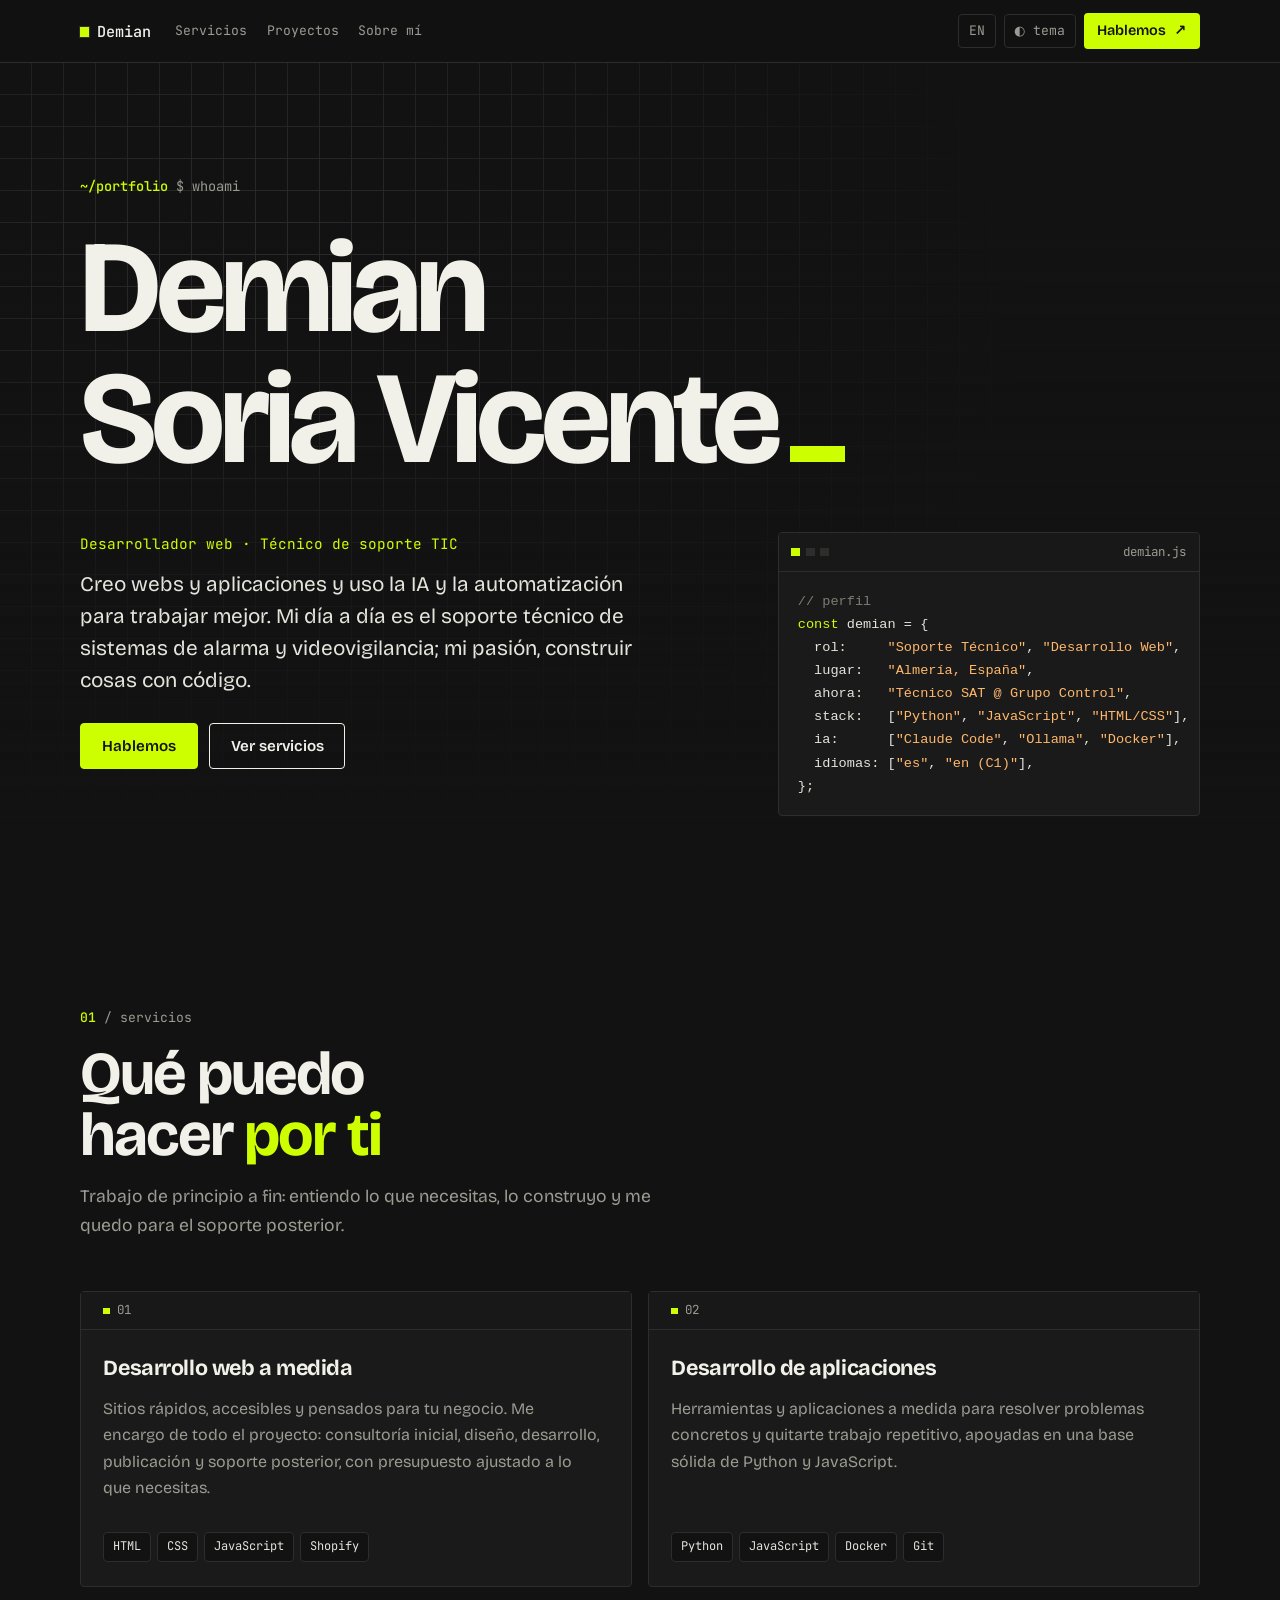
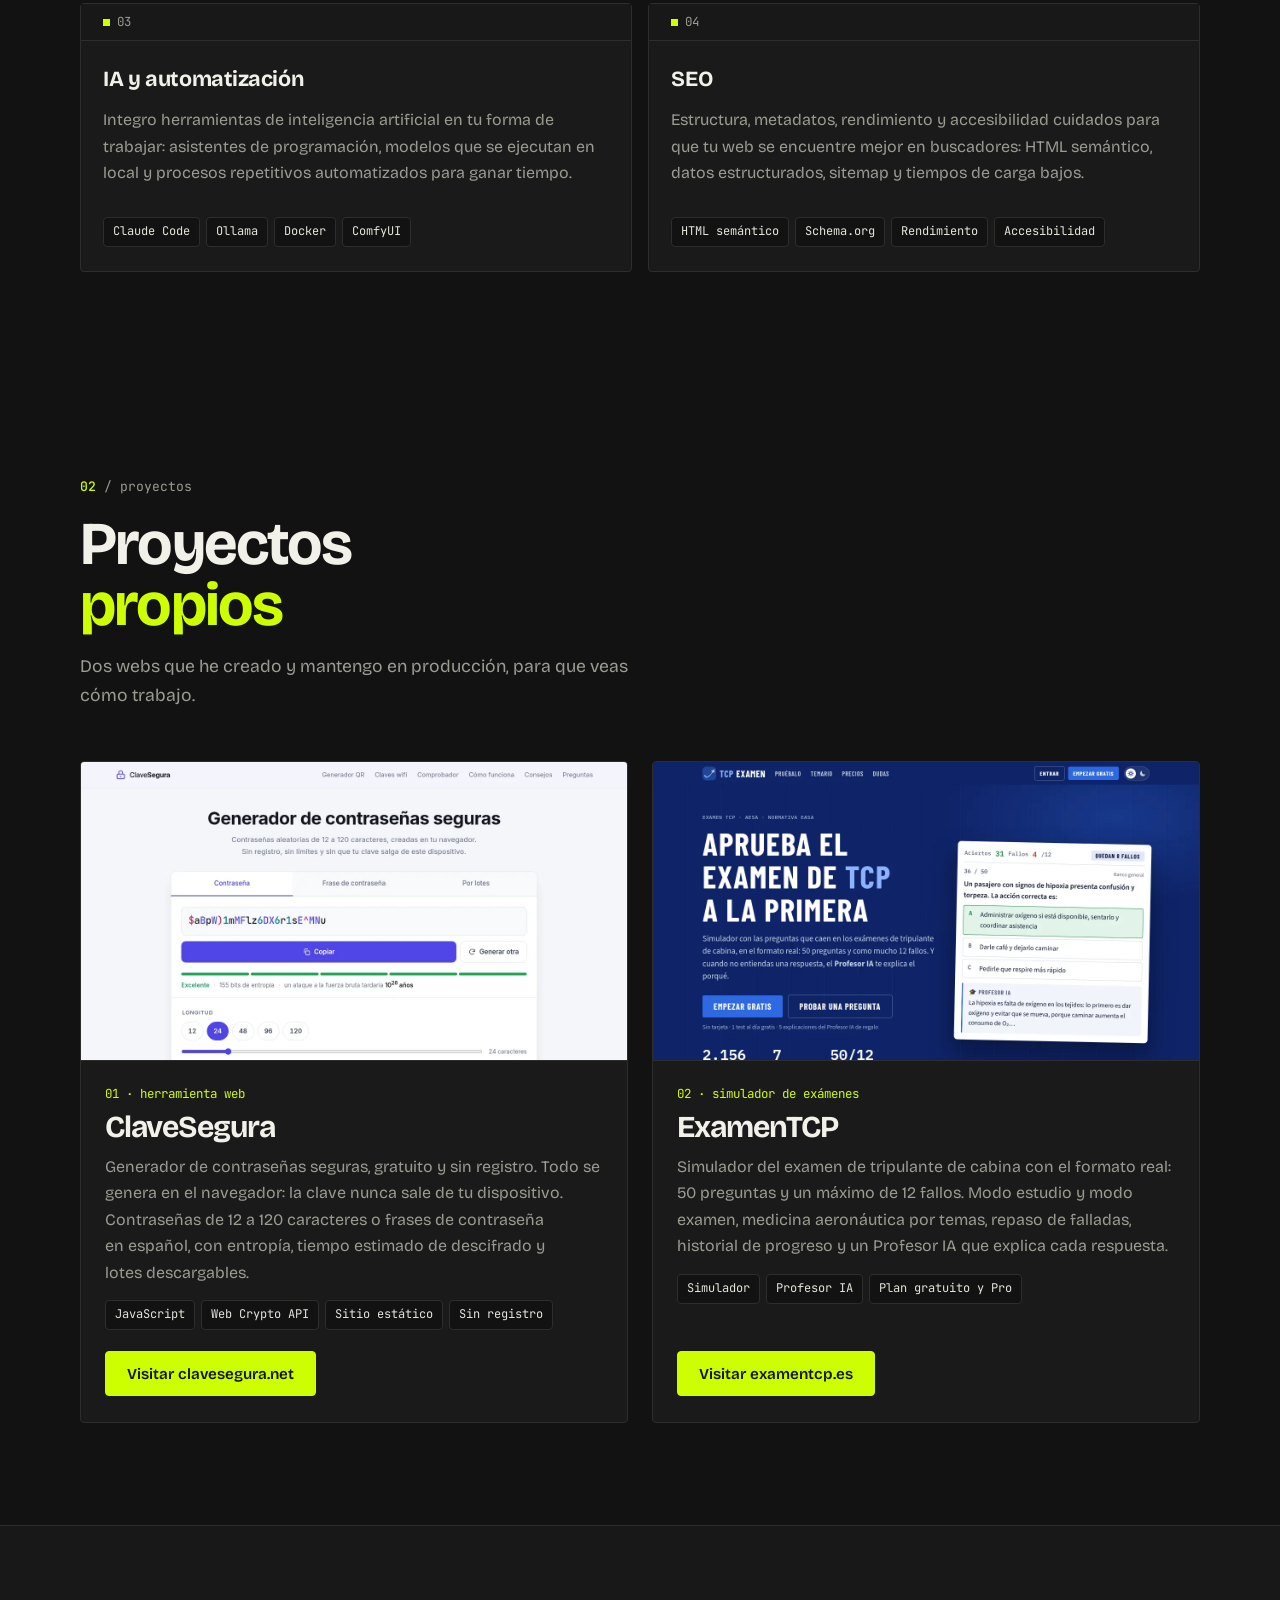
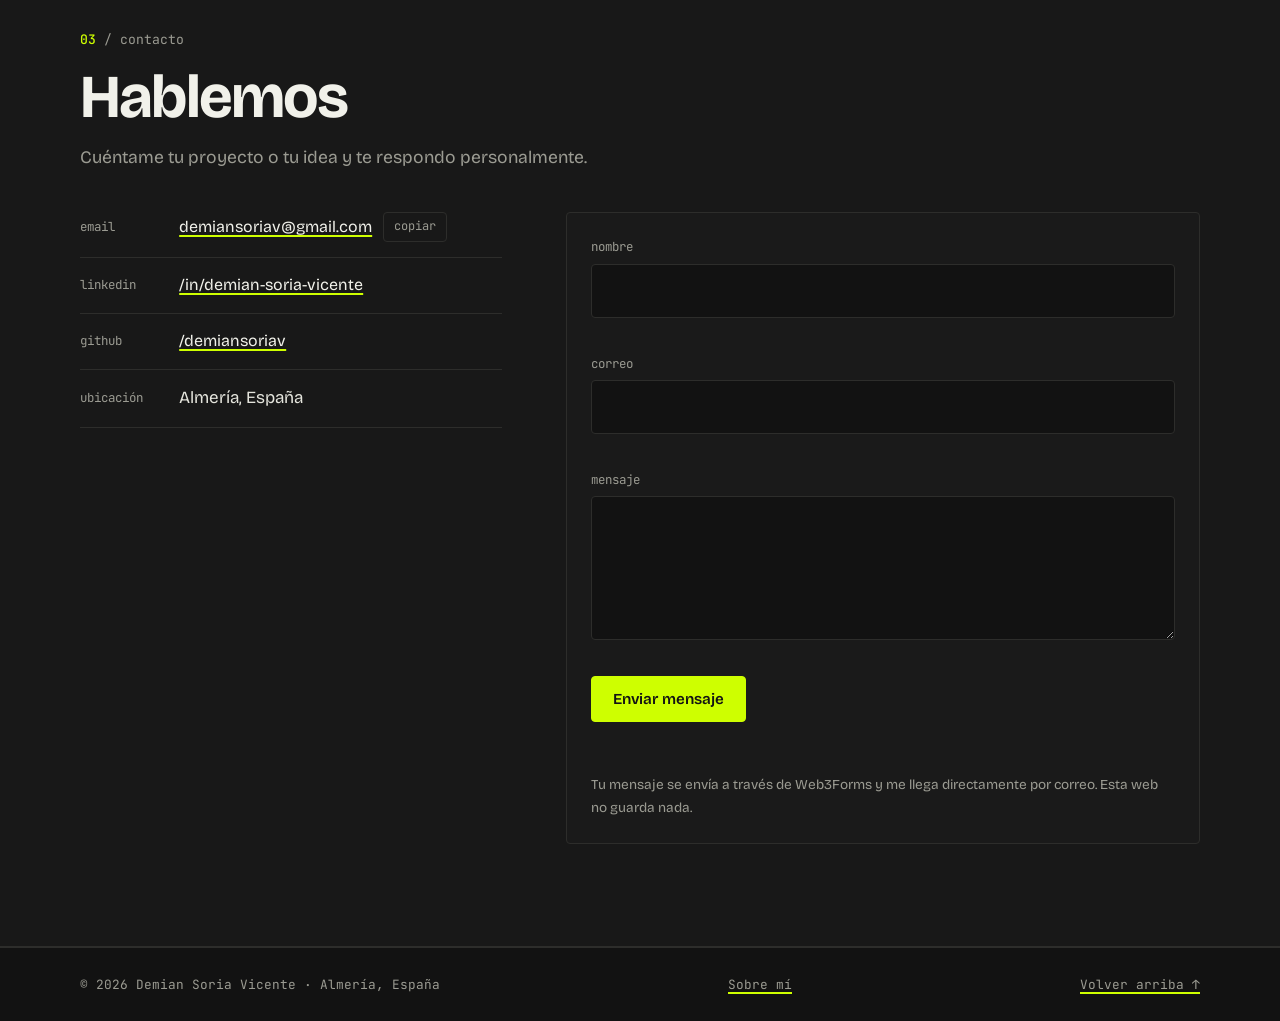
<file: index.html>
<!doctype html>
<html lang="es">
<head>
  <meta charset="utf-8">
  <meta name="viewport" content="width=device-width, initial-scale=1">
  <script>try{var t=localStorage.getItem("theme");if(t==="light"||t==="dark")document.documentElement.dataset.theme=t}catch(e){}document.documentElement.classList.add("js")</script>
  <title>Demian Soria Vicente</title>
  <meta name="description" content="Demian Soria Vicente, desarrollador web y técnico de soporte TIC en Almería. Webs a medida, aplicaciones, IA y automatización, y SEO. Contacto.">
  <meta name="robots" content="index, follow, max-image-preview:large">
  <meta name="theme-color" content="#121212">
  <link rel="canonical" href="https://demiansoriav.github.io/">
  <link rel="alternate" hreflang="es" href="https://demiansoriav.github.io/">
  <link rel="alternate" hreflang="en" href="https://demiansoriav.github.io/en/">
  <link rel="alternate" hreflang="x-default" href="https://demiansoriav.github.io/">
  <meta property="og:type" content="profile">
  <meta property="og:title" content="Demian Soria Vicente">
  <meta property="og:description" content="Webs a medida, aplicaciones, IA y automatización, y SEO. Técnico de soporte TIC en Almería.">
  <meta property="og:url" content="https://demiansoriav.github.io/">
  <meta property="og:image" content="https://demiansoriav.github.io/assets/img/og.png">
  <meta property="og:image:width" content="1200">
  <meta property="og:image:height" content="630">
  <meta property="og:image:alt" content="Demian Soria Vicente — Desarrollador web, IA y automatización">
  <meta property="og:locale" content="es_ES">
  <meta property="og:locale:alternate" content="en_GB">
  <meta name="twitter:card" content="summary_large_image">
  <meta name="twitter:title" content="Demian Soria Vicente">
  <meta name="twitter:description" content="Webs a medida, aplicaciones, IA y automatización, y SEO. Técnico de soporte TIC en Almería.">
  <meta name="twitter:image" content="https://demiansoriav.github.io/assets/img/og.png">
  <link rel="icon" type="image/svg+xml" href="assets/img/favicon.svg">
  <link rel="preload" href="assets/fonts/bricolage-grotesque-latin.woff2" as="font" type="font/woff2" crossorigin>
  <link rel="stylesheet" href="styles.css?v=20261121a">

  <script type="application/ld+json">
  {
    "@context": "https://schema.org",
    "@type": "Person",
    "name": "Demian Soria Vicente",
    "url": "https://demiansoriav.github.io/",
    "image": "https://demiansoriav.github.io/assets/img/og.png",
    "jobTitle": "Desarrollador web · Técnico de soporte TIC",
    "email": "demiansoriav@gmail.com",
    "address": { "@type": "PostalAddress", "addressLocality": "Almería", "addressCountry": "ES" },
    "worksFor": { "@type": "Organization", "name": "Grupo Control Seguridad" },
    "sameAs": ["https://www.linkedin.com/in/demian-soria-vicente", "https://github.com/demiansoriav"],
    "knowsLanguage": ["es", "en"],
    "knowsAbout": ["Desarrollo web", "Inteligencia artificial", "Automatización", "SEO", "Python", "JavaScript"]
  }
  </script>
</head>

<body>
  <a class="skip-link" href="#main">Saltar al contenido</a>

  <header class="nav">
    <div class="nav-in">
      <nav aria-label="Principal">
        <ul class="pills nav-links">
          <li><a class="pill" href="#servicios">Servicios</a></li>
          <li><a class="pill" href="#proyectos">Proyectos</a></li>
          <li><a class="pill" href="sobre-mi/">Sobre mí</a></li>
        </ul>
      </nav>
      <a class="brand" href="#inicio" aria-label="Demian Soria Vicente — inicio">Demian</a>
      <div class="tools">
        <a class="pill mono" href="en/" hreflang="en" lang="en" aria-label="Read this page in English">EN</a>
        <button class="pill theme-toggle" type="button" data-theme-toggle aria-label="Cambiar entre tema claro y oscuro">◐ tema</button>
        <a class="cta" href="#contacto">Hablemos <span class="dot" aria-hidden="true">↗</span></a>
      </div>
    </div>
  </header>

  <main id="main">

    <section class="hero" id="inicio">
      <div class="wrap">
        <p class="prompt"><b>~/portfolio</b> $ whoami</p>
        <div class="hero-head">
          <h1 class="hero-title display">
            <span class="line">Demian</span>
            <span class="line">Soria Vicente</span>
          </h1>
        </div>
        <div class="hero-bottom">
          <div>
            <p class="role">Desarrollador web · Técnico de soporte TIC</p>
            <p class="lede">Creo webs y aplicaciones y uso la IA y la automatización para trabajar mejor. Mi día a día es el soporte técnico de sistemas de alarma y videovigilancia; mi pasión, construir cosas con código.</p>
            <div class="actions">
              <a class="btn solid" href="#contacto">Hablemos</a>
              <a class="btn ghost" href="#servicios">Ver servicios</a>
            </div>
          </div>
          <div class="code-card" aria-hidden="true">
            <div class="code-bar"><i></i><i></i><i></i><span>demian.js</span></div>
<pre><span class="c">// perfil</span>
<span class="k">const</span> demian = {
  rol:     <span class="s">"Soporte Técnico"</span>, <span class="s">"Desarrollo Web"</span>,
  lugar:   <span class="s">"Almería, España"</span>,
  ahora:   <span class="s">"Técnico SAT @ Grupo Control"</span>,
  stack:   [<span class="s">"Python"</span>, <span class="s">"JavaScript"</span>, <span class="s">"HTML/CSS"</span>],
  ia:      [<span class="s">"Claude Code"</span>, <span class="s">"Ollama"</span>, <span class="s">"Docker"</span>],
  idiomas: [<span class="s">"es"</span>, <span class="s">"en (C1)"</span>],
};</pre>
          </div>
        </div>
      </div>
    </section>

    <section id="servicios">
      <div class="wrap">
        <div class="sec-head reveal">
          <p class="tag"><b>01</b> / servicios</p>
          <h2 class="display">Qué puedo<br>hacer <em>por ti</em></h2>
          <p class="sub">Trabajo de principio a fin: entiendo lo que necesitas, lo construyo y me quedo para el soporte posterior.</p>
        </div>
        <div class="cards">
          <article class="card c1 reveal">
            <span class="num">01</span>
            <h3>Desarrollo web a medida</h3>
            <p>Sitios rápidos, accesibles y pensados para tu negocio. Me encargo de todo el proyecto: consultoría inicial, diseño, desarrollo, publicación y soporte posterior, con presupuesto ajustado a lo que necesitas.</p>
            <ul class="chips"><li>HTML</li><li>CSS</li><li>JavaScript</li><li>Shopify</li></ul>
          </article>
          <article class="card c2 reveal">
            <span class="num">02</span>
            <h3>Desarrollo de aplicaciones</h3>
            <p>Herramientas y aplicaciones a medida para resolver problemas concretos y quitarte trabajo repetitivo, apoyadas en una base sólida de Python y JavaScript.</p>
            <ul class="chips"><li>Python</li><li>JavaScript</li><li>Docker</li><li>Git</li></ul>
          </article>
          <article class="card c3 reveal">
            <span class="num">03</span>
            <h3>IA y automatización</h3>
            <p>Integro herramientas de inteligencia artificial en tu forma de trabajar: asistentes de programación, modelos que se ejecutan en local y procesos repetitivos automatizados para ganar tiempo.</p>
            <ul class="chips"><li>Claude Code</li><li>Ollama</li><li>Docker</li><li>ComfyUI</li></ul>
          </article>
          <article class="card c4 reveal">
            <span class="num">04</span>
            <h3>SEO</h3>
            <p>Estructura, metadatos, rendimiento y accesibilidad cuidados para que tu web se encuentre mejor en buscadores: HTML semántico, datos estructurados, sitemap y tiempos de carga bajos.</p>
            <ul class="chips"><li>HTML semántico</li><li>Schema.org</li><li>Rendimiento</li><li>Accesibilidad</li></ul>
          </article>
        </div>
      </div>
    </section>

    <section id="proyectos">
      <div class="wrap">
        <div class="sec-head reveal">
          <p class="tag"><b>02</b> / proyectos</p>
          <h2 class="display">Proyectos<br><em>propios</em></h2>
          <p class="sub">Dos webs que he creado y mantengo en producción, para que veas cómo trabajo.</p>
        </div>
        <div class="projects">
          <article class="project reveal">
            <a class="shot" href="https://clavesegura.net/" target="_blank" rel="noopener" tabindex="-1" aria-hidden="true"><img src="assets/img/proyecto-clavesegura.webp" alt="" width="1280" height="700" loading="lazy" decoding="async"></a>
            <div class="project-body">
              <p class="num">01 · herramienta web</p>
              <h3 class="display">ClaveSegura</h3>
              <p>Generador de contraseñas seguras, gratuito y sin registro. Todo se genera en el navegador: la clave nunca sale de tu dispositivo. Contraseñas de 12 a 120 caracteres o frases de contraseña en español, con entropía, tiempo estimado de descifrado y lotes descargables.</p>
              <ul class="chips"><li>JavaScript</li><li>Web Crypto API</li><li>Sitio estático</li><li>Sin registro</li></ul>
              <a class="btn solid" href="https://clavesegura.net/" target="_blank" rel="noopener">Visitar clavesegura.net</a>
            </div>
          </article>
          <article class="project reveal">
            <a class="shot" href="https://examentcp.es/" target="_blank" rel="noopener" tabindex="-1" aria-hidden="true"><img src="assets/img/proyecto-examentcp.webp" alt="" width="1280" height="700" loading="lazy" decoding="async"></a>
            <div class="project-body">
              <p class="num">02 · simulador de exámenes</p>
              <h3 class="display">ExamenTCP</h3>
              <p>Simulador del examen de tripulante de cabina con el formato real: 50 preguntas y un máximo de 12 fallos. Modo estudio y modo examen, medicina aeronáutica por temas, repaso de falladas, historial de progreso y un Profesor IA que explica cada respuesta.</p>
              <ul class="chips"><li>Simulador</li><li>Profesor IA</li><li>Plan gratuito y Pro</li></ul>
              <a class="btn solid" href="https://examentcp.es/" target="_blank" rel="noopener">Visitar examentcp.es</a>
            </div>
          </article>
        </div>
      </div>
    </section>

    <section class="contact" id="contacto">
      <div class="wrap">
        <div class="reveal">
          <p class="tag"><b>03</b> / contacto</p>
          <h2 class="display">Hable&shy;mos</h2>
          <p class="sub">Cuéntame tu proyecto o tu idea y te respondo personalmente.</p>
        </div>
        <div class="contact-grid">
          <ul class="links reveal">
            <li>
              <span class="lbl">email</span><a class="pill" href="mailto:demiansoriav@gmail.com">demiansoriav@gmail.com</a>
              <button class="pill copy" type="button" data-copy="demiansoriav@gmail.com" data-copied="¡Copiado!">copiar</button>
            </li>
            <li><span class="lbl">linkedin</span><a class="pill" href="https://www.linkedin.com/in/demian-soria-vicente" rel="me noopener">/in/demian-soria-vicente</a></li>
            <li><span class="lbl">github</span><a class="pill" href="https://github.com/demiansoriav" rel="me noopener">/demiansoriav</a></li>
            <li><span class="lbl">ubicación</span><span class="plain">Almería, España</span></li>
          </ul>

          <form class="reveal" id="contact-form" novalidate
                action="https://api.web3forms.com/submit" method="POST"
                data-endpoint="https://api.web3forms.com/submit"
                data-to="demiansoriav@gmail.com"
                data-e-name="Escribe tu nombre." data-e-email="Escribe un correo válido." data-e-msg="Escribe un mensaje (mínimo 10 caracteres)."
                data-sending="Enviando…" data-sent="¡Mensaje enviado! Te responderé lo antes posible." data-fail="No se ha podido enviar. Inténtalo de nuevo o escríbeme directamente a">
            <input type="hidden" name="access_key" value="eef2a2b2-ebfb-4b62-925e-6abe126f3256">
            <input type="hidden" name="subject" value="Mensaje desde la web">
            <input type="hidden" name="from_name" value="Web demiansoriav.github.io">
            <input type="checkbox" name="botcheck" class="hp" tabindex="-1" autocomplete="off" aria-hidden="true">
            <div class="field">
              <label for="f-name">nombre</label>
              <input id="f-name" name="name" type="text" autocomplete="name" required maxlength="100">
              <p class="err" data-err="name" aria-live="polite"></p>
            </div>
            <div class="field">
              <label for="f-email">correo</label>
              <input id="f-email" name="email" type="email" autocomplete="email" required maxlength="150">
              <p class="err" data-err="email" aria-live="polite"></p>
            </div>
            <div class="field">
              <label for="f-msg">mensaje</label>
              <textarea id="f-msg" name="message" required minlength="10" maxlength="1500"></textarea>
              <p class="err" data-err="msg" aria-live="polite"></p>
            </div>
            <div class="field hp" aria-hidden="true">
              <label for="f-web">No rellenar</label>
              <input id="f-web" name="web" type="text" tabindex="-1" autocomplete="off">
            </div>
            <div>
              <button class="btn solid" type="submit">Enviar mensaje</button>
            </div>
            <p class="status" role="status" aria-live="polite" data-status></p>
            <p class="note">Tu mensaje se envía a través de Web3Forms y me llega directamente por correo. Esta web no guarda nada.</p>
          </form>
        </div>
      </div>
    </section>

  </main>

  <footer class="foot">
    <div class="wrap">
      <p>© 2026 Demian Soria Vicente · Almería, España</p>
      <p><a href="sobre-mi/">Sobre mí</a></p>
      <p><a href="#inicio">Volver arriba ↑</a></p>
    </div>
  </footer>

  <script src="main.js?v=20261121a" defer></script>
</body>
</html>
</file>
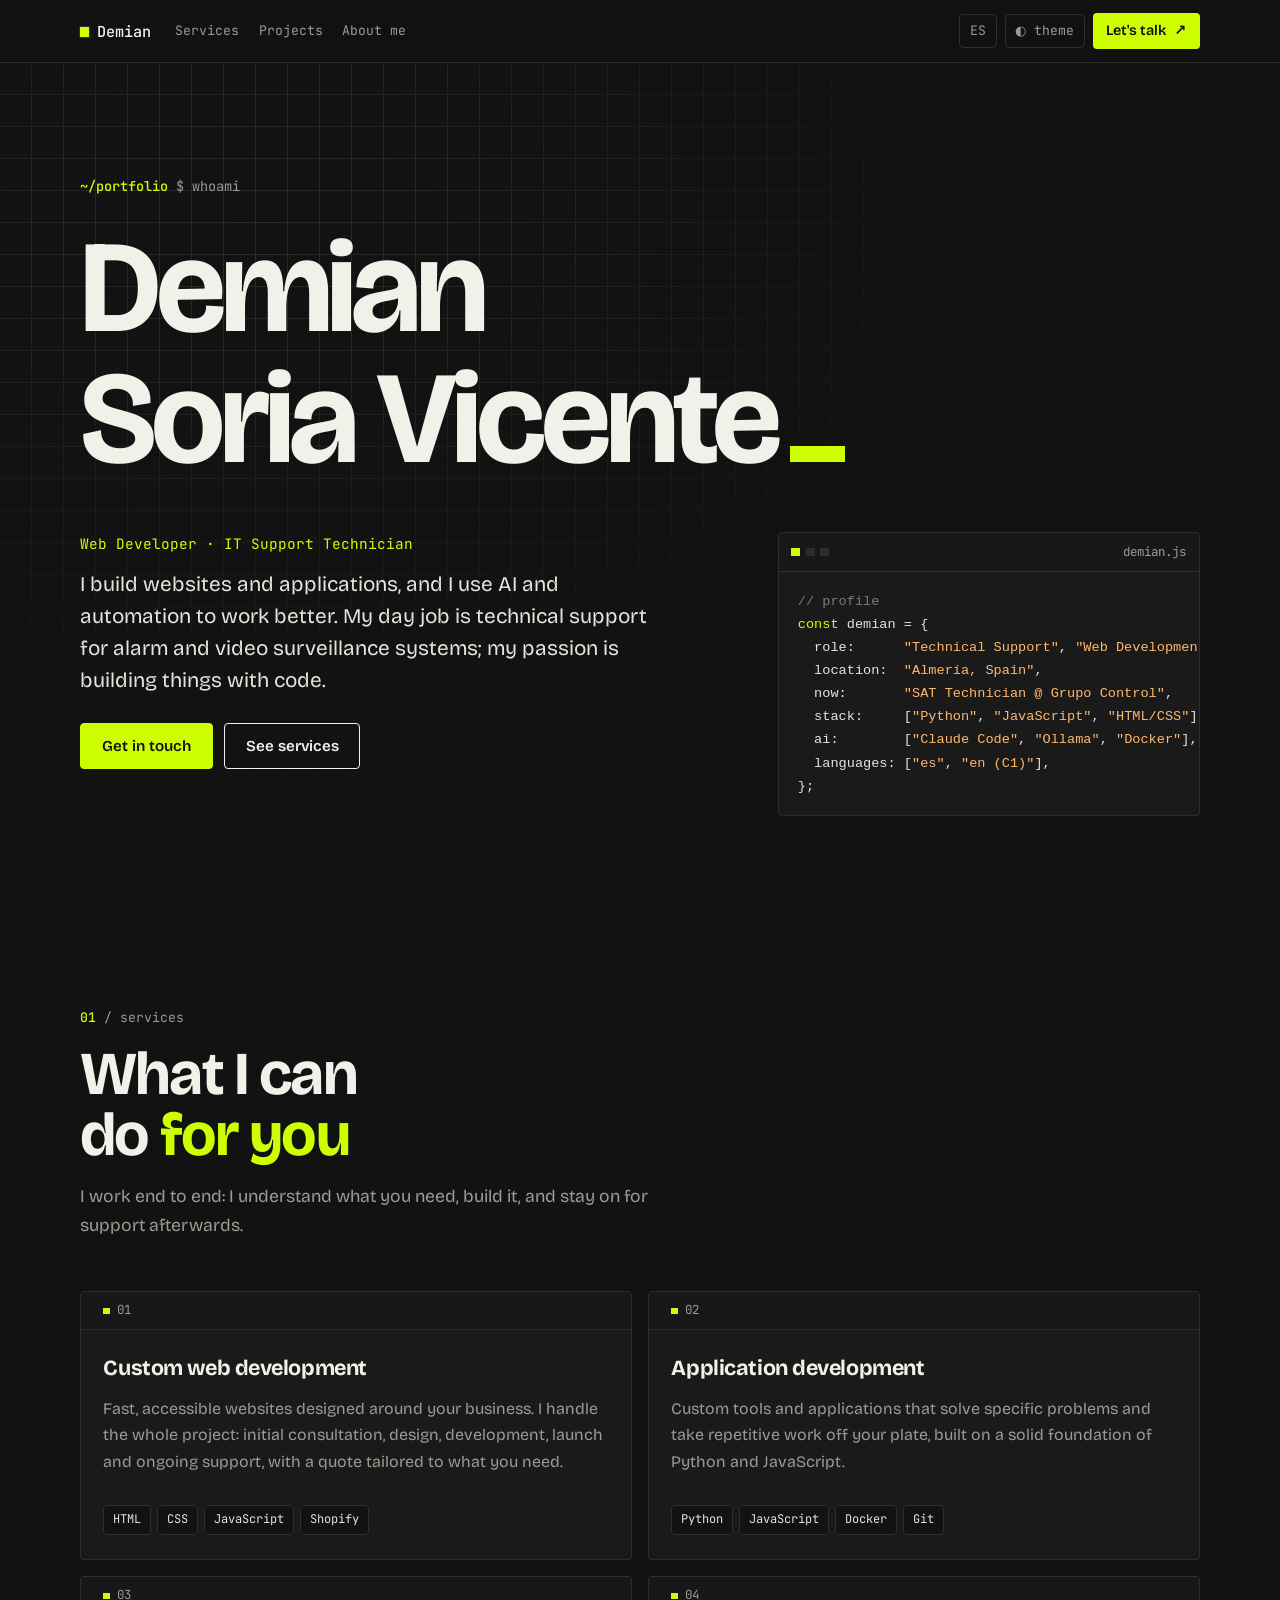
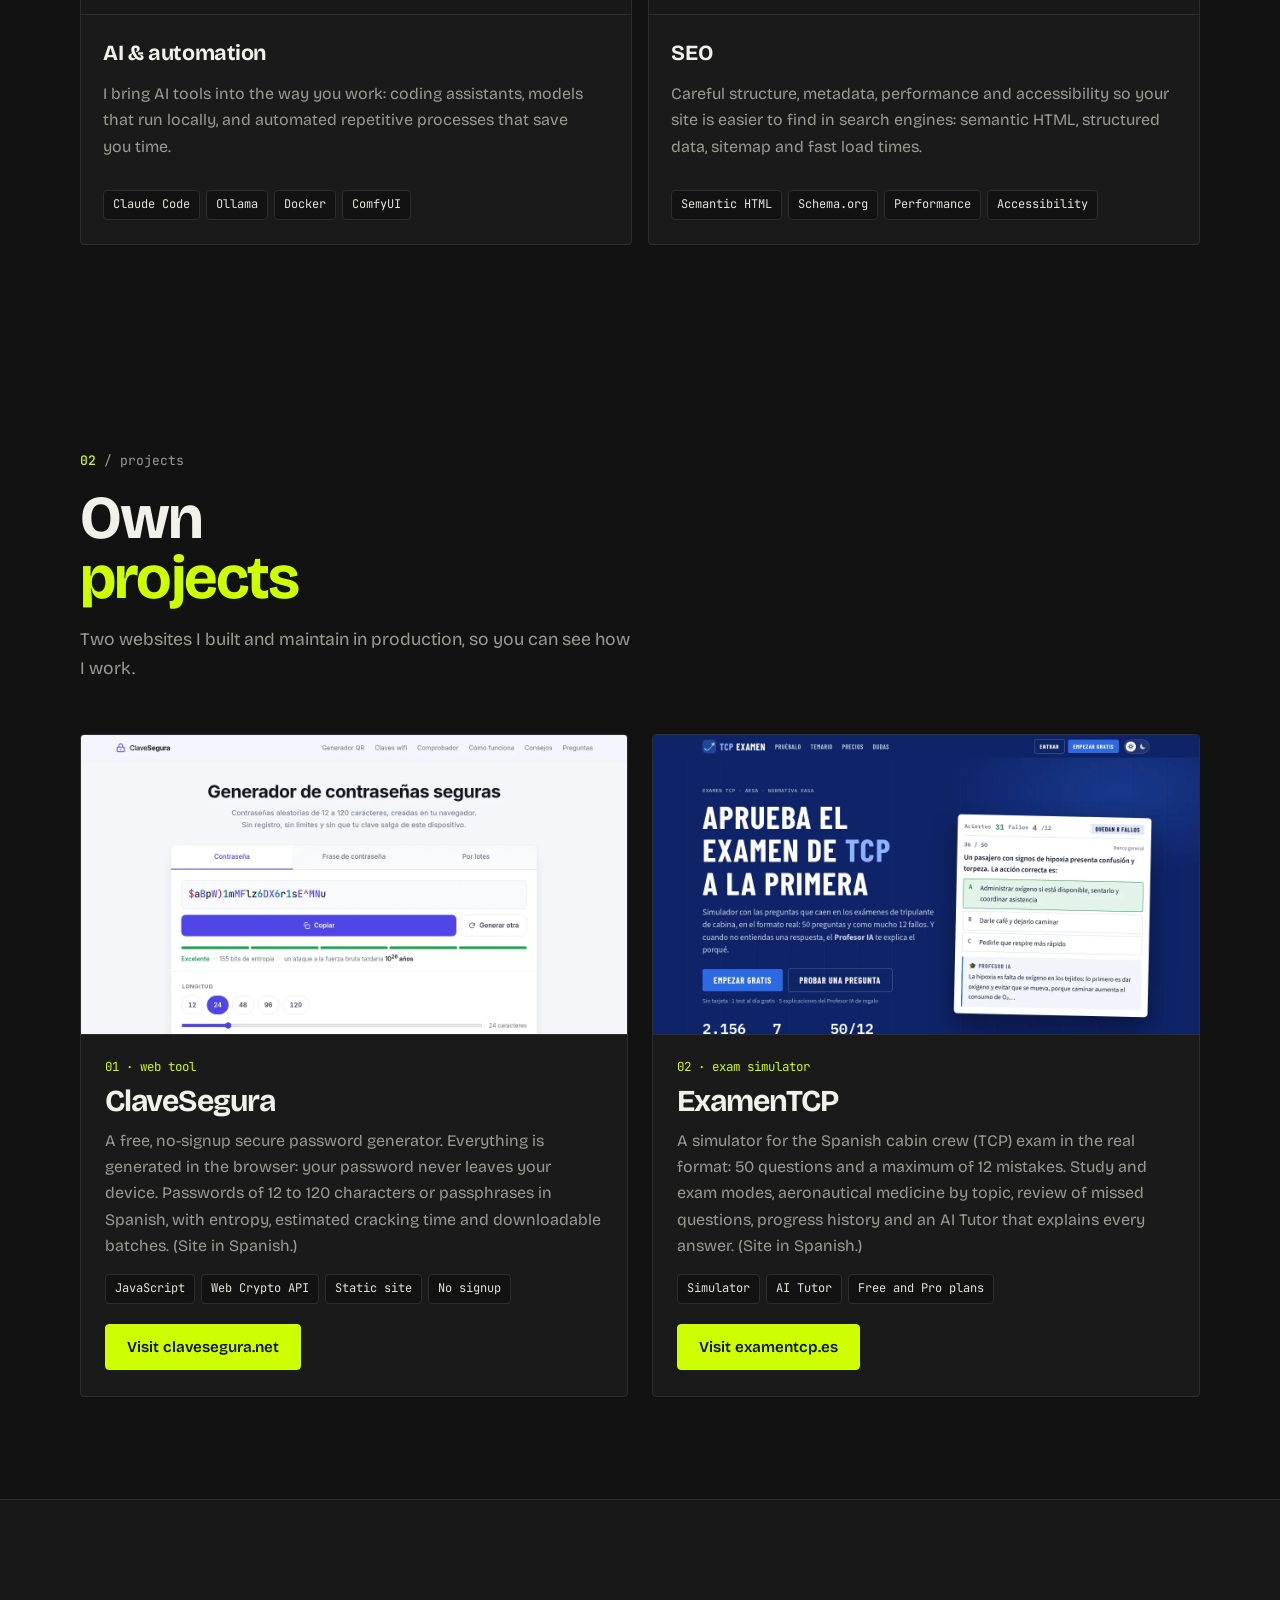
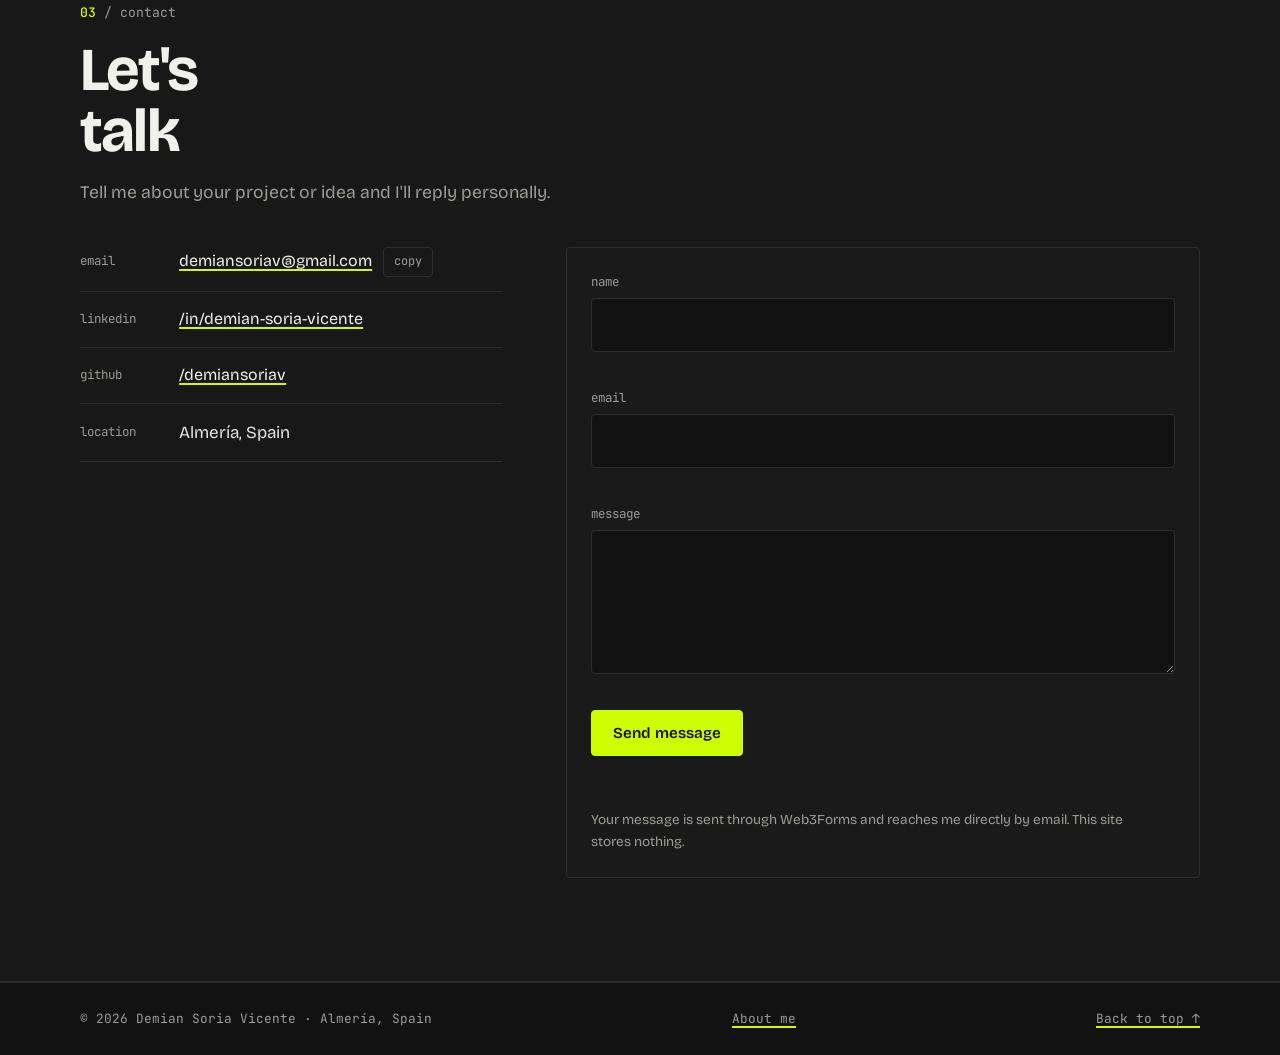
<file: en/index.html>
<!doctype html>
<html lang="en">
<head>
  <meta charset="utf-8">
  <meta name="viewport" content="width=device-width, initial-scale=1">
  <script>try{var t=localStorage.getItem("theme");if(t==="light"||t==="dark")document.documentElement.dataset.theme=t}catch(e){}document.documentElement.classList.add("js")</script>
  <title>Demian Soria Vicente</title>
  <meta name="description" content="Demian Soria Vicente, web developer and IT support technician in Almería, Spain. Custom websites, applications, AI, automation and SEO. Contact.">
  <meta name="robots" content="index, follow, max-image-preview:large">
  <meta name="theme-color" content="#121212">
  <link rel="canonical" href="https://demiansoriav.github.io/en/">
  <link rel="alternate" hreflang="es" href="https://demiansoriav.github.io/">
  <link rel="alternate" hreflang="en" href="https://demiansoriav.github.io/en/">
  <link rel="alternate" hreflang="x-default" href="https://demiansoriav.github.io/">
  <meta property="og:type" content="profile">
  <meta property="og:title" content="Demian Soria Vicente">
  <meta property="og:description" content="Custom websites, applications, AI and automation, and SEO. IT support technician based in Almería, Spain.">
  <meta property="og:url" content="https://demiansoriav.github.io/en/">
  <meta property="og:image" content="https://demiansoriav.github.io/assets/img/og-en.png">
  <meta property="og:image:width" content="1200">
  <meta property="og:image:height" content="630">
  <meta property="og:image:alt" content="Demian Soria Vicente — Web developer, AI and automation">
  <meta property="og:locale" content="en_GB">
  <meta property="og:locale:alternate" content="es_ES">
  <meta name="twitter:card" content="summary_large_image">
  <meta name="twitter:title" content="Demian Soria Vicente">
  <meta name="twitter:description" content="Custom websites, applications, AI, automation and SEO. IT support technician in Almería, Spain.">
  <meta name="twitter:image" content="https://demiansoriav.github.io/assets/img/og-en.png">
  <link rel="icon" type="image/svg+xml" href="../assets/img/favicon.svg">
  <link rel="preload" href="../assets/fonts/bricolage-grotesque-latin.woff2" as="font" type="font/woff2" crossorigin>
  <link rel="stylesheet" href="../styles.css?v=20261121a">

  <script type="application/ld+json">
  {
    "@context": "https://schema.org",
    "@type": "Person",
    "name": "Demian Soria Vicente",
    "url": "https://demiansoriav.github.io/en/",
    "image": "https://demiansoriav.github.io/assets/img/og-en.png",
    "jobTitle": "Web Developer · IT Support Technician",
    "email": "demiansoriav@gmail.com",
    "address": { "@type": "PostalAddress", "addressLocality": "Almería", "addressCountry": "ES" },
    "worksFor": { "@type": "Organization", "name": "Grupo Control Seguridad" },
    "sameAs": ["https://www.linkedin.com/in/demian-soria-vicente", "https://github.com/demiansoriav"],
    "knowsLanguage": ["es", "en"],
    "knowsAbout": ["Web development", "Artificial intelligence", "Automation", "SEO", "Python", "JavaScript"]
  }
  </script>
</head>

<body>
  <a class="skip-link" href="#main">Skip to content</a>

  <header class="nav">
    <div class="nav-in">
      <nav aria-label="Main">
        <ul class="pills nav-links">
          <li><a class="pill" href="#services">Services</a></li>
          <li><a class="pill" href="#projects">Projects</a></li>
          <li><a class="pill" href="about/">About me</a></li>
        </ul>
      </nav>
      <a class="brand" href="#home" aria-label="Demian Soria Vicente — home">Demian</a>
      <div class="tools">
        <a class="pill mono" href="../" hreflang="es" lang="es" aria-label="Leer esta página en español">ES</a>
        <button class="pill theme-toggle" type="button" data-theme-toggle aria-label="Switch between light and dark theme">◐ theme</button>
        <a class="cta" href="#contact">Let's talk <span class="dot" aria-hidden="true">↗</span></a>
      </div>
    </div>
  </header>

  <main id="main">

    <section class="hero" id="home">
      <div class="wrap">
        <p class="prompt"><b>~/portfolio</b> $ whoami</p>
        <div class="hero-head">
          <h1 class="hero-title display">
            <span class="line">Demian</span>
            <span class="line">Soria Vicente</span>
          </h1>
        </div>
        <div class="hero-bottom">
          <div>
            <p class="role">Web Developer · IT Support Technician</p>
            <p class="lede">I build websites and applications, and I use AI and automation to work better. My day job is technical support for alarm and video surveillance systems; my passion is building things with code.</p>
            <div class="actions">
              <a class="btn solid" href="#contact">Get in touch</a>
              <a class="btn ghost" href="#services">See services</a>
            </div>
          </div>
          <div class="code-card" aria-hidden="true">
            <div class="code-bar"><i></i><i></i><i></i><span>demian.js</span></div>
<pre><span class="c">// profile</span>
<span class="k">const</span> demian = {
  role:      <span class="s">"Technical Support"</span>, <span class="s">"Web Development"</span>,
  location:  <span class="s">"Almería, Spain"</span>,
  now:       <span class="s">"SAT Technician @ Grupo Control"</span>,
  stack:     [<span class="s">"Python"</span>, <span class="s">"JavaScript"</span>, <span class="s">"HTML/CSS"</span>],
  ai:        [<span class="s">"Claude Code"</span>, <span class="s">"Ollama"</span>, <span class="s">"Docker"</span>],
  languages: [<span class="s">"es"</span>, <span class="s">"en (C1)"</span>],
};</pre>
          </div>
        </div>
      </div>
    </section>

    <section id="services">
      <div class="wrap">
        <div class="sec-head reveal">
          <p class="tag"><b>01</b> / services</p>
          <h2 class="display">What I can<br>do <em>for you</em></h2>
          <p class="sub">I work end to end: I understand what you need, build it, and stay on for support afterwards.</p>
        </div>
        <div class="cards">
          <article class="card c1 reveal">
            <span class="num">01</span>
            <h3>Custom web development</h3>
            <p>Fast, accessible websites designed around your business. I handle the whole project: initial consultation, design, development, launch and ongoing support, with a quote tailored to what you need.</p>
            <ul class="chips"><li>HTML</li><li>CSS</li><li>JavaScript</li><li>Shopify</li></ul>
          </article>
          <article class="card c2 reveal">
            <span class="num">02</span>
            <h3>Application development</h3>
            <p>Custom tools and applications that solve specific problems and take repetitive work off your plate, built on a solid foundation of Python and JavaScript.</p>
            <ul class="chips"><li>Python</li><li>JavaScript</li><li>Docker</li><li>Git</li></ul>
          </article>
          <article class="card c3 reveal">
            <span class="num">03</span>
            <h3>AI &amp; automation</h3>
            <p>I bring AI tools into the way you work: coding assistants, models that run locally, and automated repetitive processes that save you time.</p>
            <ul class="chips"><li>Claude Code</li><li>Ollama</li><li>Docker</li><li>ComfyUI</li></ul>
          </article>
          <article class="card c4 reveal">
            <span class="num">04</span>
            <h3>SEO</h3>
            <p>Careful structure, metadata, performance and accessibility so your site is easier to find in search engines: semantic HTML, structured data, sitemap and fast load times.</p>
            <ul class="chips"><li>Semantic HTML</li><li>Schema.org</li><li>Performance</li><li>Accessibility</li></ul>
          </article>
        </div>
      </div>
    </section>

    <section id="projects">
      <div class="wrap">
        <div class="sec-head reveal">
          <p class="tag"><b>02</b> / projects</p>
          <h2 class="display">Own<br><em>projects</em></h2>
          <p class="sub">Two websites I built and maintain in production, so you can see how I work.</p>
        </div>
        <div class="projects">
          <article class="project reveal">
            <a class="shot" href="https://clavesegura.net/" target="_blank" rel="noopener" tabindex="-1" aria-hidden="true"><img src="../assets/img/proyecto-clavesegura.webp" alt="" width="1280" height="700" loading="lazy" decoding="async"></a>
            <div class="project-body">
              <p class="num">01 · web tool</p>
              <h3 class="display">ClaveSegura</h3>
              <p>A free, no-signup secure password generator. Everything is generated in the browser: your password never leaves your device. Passwords of 12 to 120 characters or passphrases in Spanish, with entropy, estimated cracking time and downloadable batches. (Site in Spanish.)</p>
              <ul class="chips"><li>JavaScript</li><li>Web Crypto API</li><li>Static site</li><li>No signup</li></ul>
              <a class="btn solid" href="https://clavesegura.net/" target="_blank" rel="noopener">Visit clavesegura.net</a>
            </div>
          </article>
          <article class="project reveal">
            <a class="shot" href="https://examentcp.es/" target="_blank" rel="noopener" tabindex="-1" aria-hidden="true"><img src="../assets/img/proyecto-examentcp.webp" alt="" width="1280" height="700" loading="lazy" decoding="async"></a>
            <div class="project-body">
              <p class="num">02 · exam simulator</p>
              <h3 class="display">ExamenTCP</h3>
              <p>A simulator for the Spanish cabin crew (TCP) exam in the real format: 50 questions and a maximum of 12 mistakes. Study and exam modes, aeronautical medicine by topic, review of missed questions, progress history and an AI Tutor that explains every answer. (Site in Spanish.)</p>
              <ul class="chips"><li>Simulator</li><li>AI Tutor</li><li>Free and Pro plans</li></ul>
              <a class="btn solid" href="https://examentcp.es/" target="_blank" rel="noopener">Visit examentcp.es</a>
            </div>
          </article>
        </div>
      </div>
    </section>

    <section class="contact" id="contact">
      <div class="wrap">
        <div class="reveal">
          <p class="tag"><b>03</b> / contact</p>
          <h2 class="display">Let's<br>talk</h2>
          <p class="sub">Tell me about your project or idea and I'll reply personally.</p>
        </div>
        <div class="contact-grid">
          <ul class="links reveal">
            <li>
              <span class="lbl">email</span><a class="pill" href="mailto:demiansoriav@gmail.com">demiansoriav@gmail.com</a>
              <button class="pill copy" type="button" data-copy="demiansoriav@gmail.com" data-copied="Copied!">copy</button>
            </li>
            <li><span class="lbl">linkedin</span><a class="pill" href="https://www.linkedin.com/in/demian-soria-vicente" rel="me noopener">/in/demian-soria-vicente</a></li>
            <li><span class="lbl">github</span><a class="pill" href="https://github.com/demiansoriav" rel="me noopener">/demiansoriav</a></li>
            <li><span class="lbl">location</span><span class="plain">Almería, Spain</span></li>
          </ul>

          <form class="reveal" id="contact-form" novalidate
                action="https://api.web3forms.com/submit" method="POST"
                data-endpoint="https://api.web3forms.com/submit"
                data-to="demiansoriav@gmail.com"
                data-e-name="Please enter your name." data-e-email="Please enter a valid email address." data-e-msg="Please write a message (at least 10 characters)."
                data-sending="Sending…" data-sent="Message sent! I'll get back to you as soon as I can." data-fail="It couldn't be sent. Please try again or write to me directly at">
            <input type="hidden" name="access_key" value="eef2a2b2-ebfb-4b62-925e-6abe126f3256">
            <input type="hidden" name="subject" value="Message from the website">
            <input type="hidden" name="from_name" value="Web demiansoriav.github.io">
            <input type="checkbox" name="botcheck" class="hp" tabindex="-1" autocomplete="off" aria-hidden="true">
            <div class="field">
              <label for="f-name">name</label>
              <input id="f-name" name="name" type="text" autocomplete="name" required maxlength="100">
              <p class="err" data-err="name" aria-live="polite"></p>
            </div>
            <div class="field">
              <label for="f-email">email</label>
              <input id="f-email" name="email" type="email" autocomplete="email" required maxlength="150">
              <p class="err" data-err="email" aria-live="polite"></p>
            </div>
            <div class="field">
              <label for="f-msg">message</label>
              <textarea id="f-msg" name="message" required minlength="10" maxlength="1500"></textarea>
              <p class="err" data-err="msg" aria-live="polite"></p>
            </div>
            <div class="field hp" aria-hidden="true">
              <label for="f-web">Leave empty</label>
              <input id="f-web" name="web" type="text" tabindex="-1" autocomplete="off">
            </div>
            <div>
              <button class="btn solid" type="submit">Send message</button>
            </div>
            <p class="status" role="status" aria-live="polite" data-status></p>
            <p class="note">Your message is sent through Web3Forms and reaches me directly by email. This site stores nothing.</p>
          </form>
        </div>
      </div>
    </section>

  </main>

  <footer class="foot">
    <div class="wrap">
      <p>© 2026 Demian Soria Vicente · Almería, Spain</p>
      <p><a href="about/">About me</a></p>
      <p><a href="#home">Back to top ↑</a></p>
    </div>
  </footer>

  <script src="../main.js?v=20261121a" defer></script>
</body>
</html>
</file>
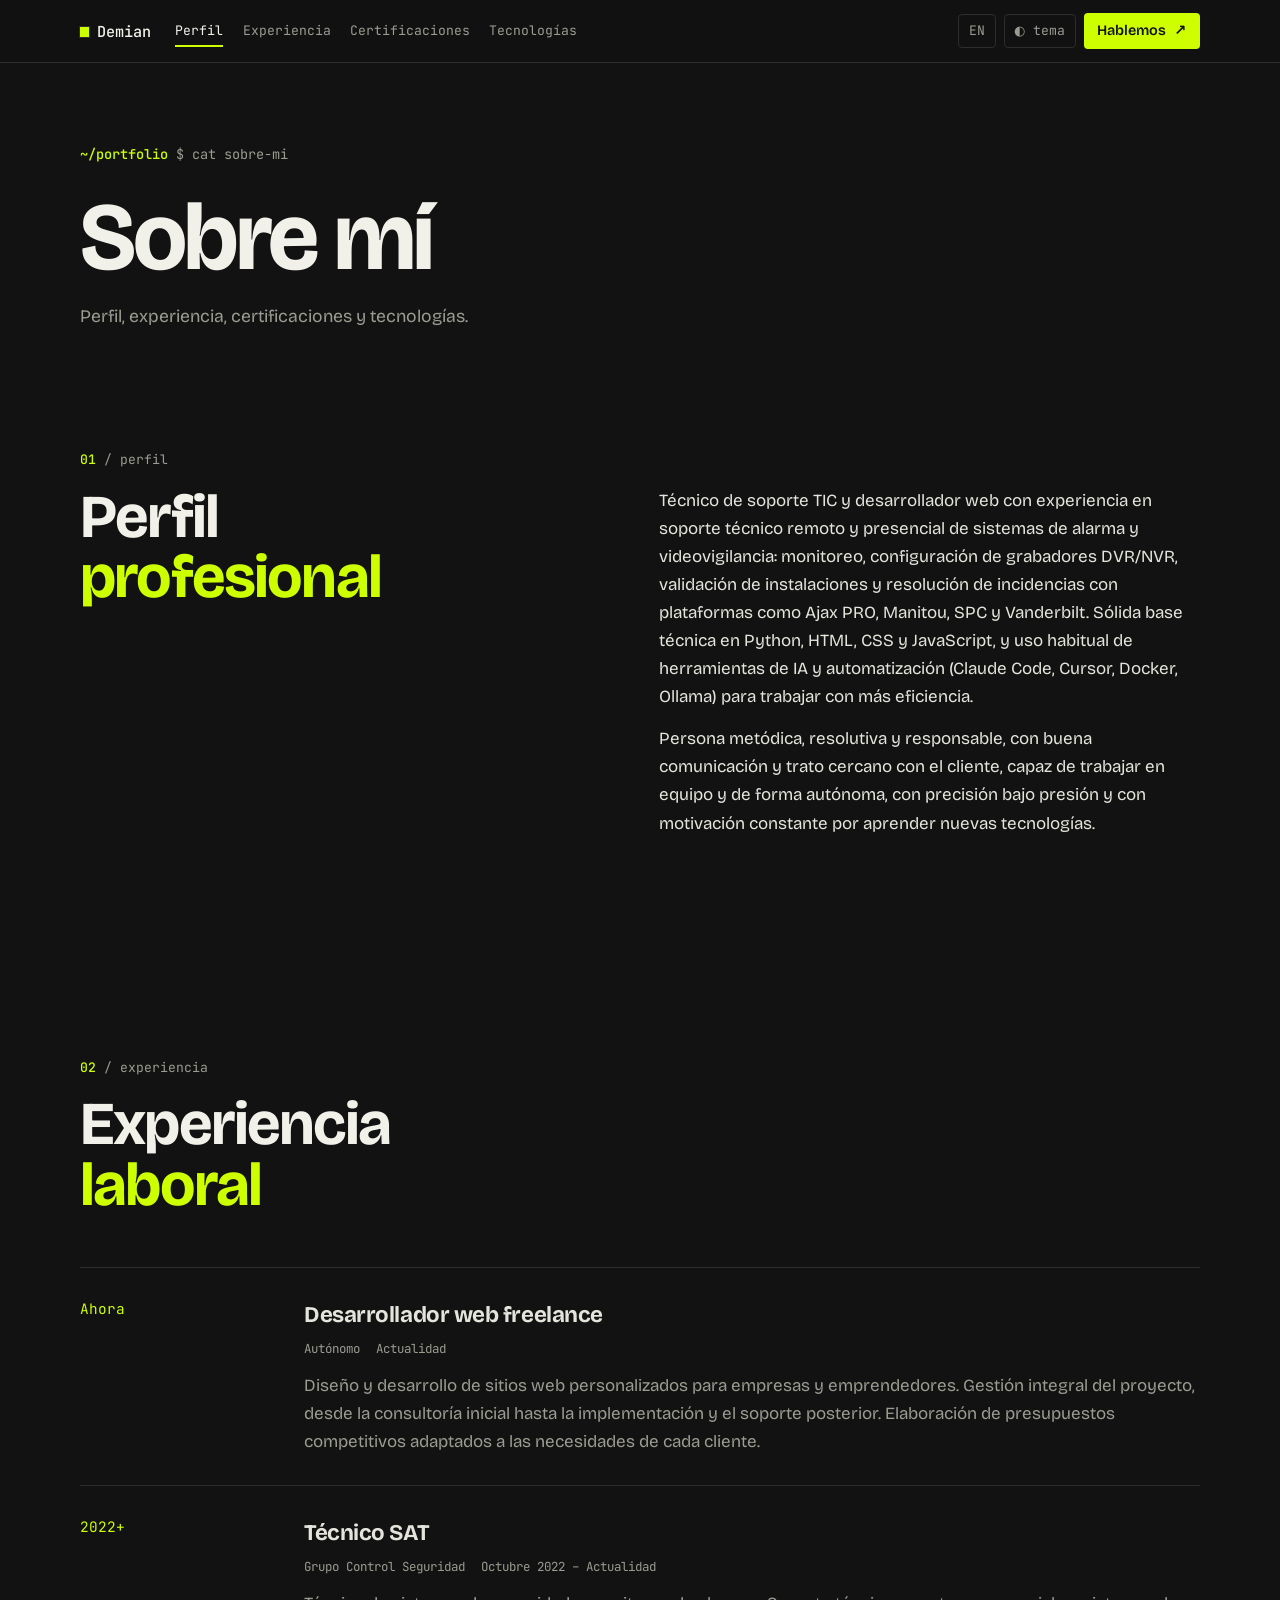
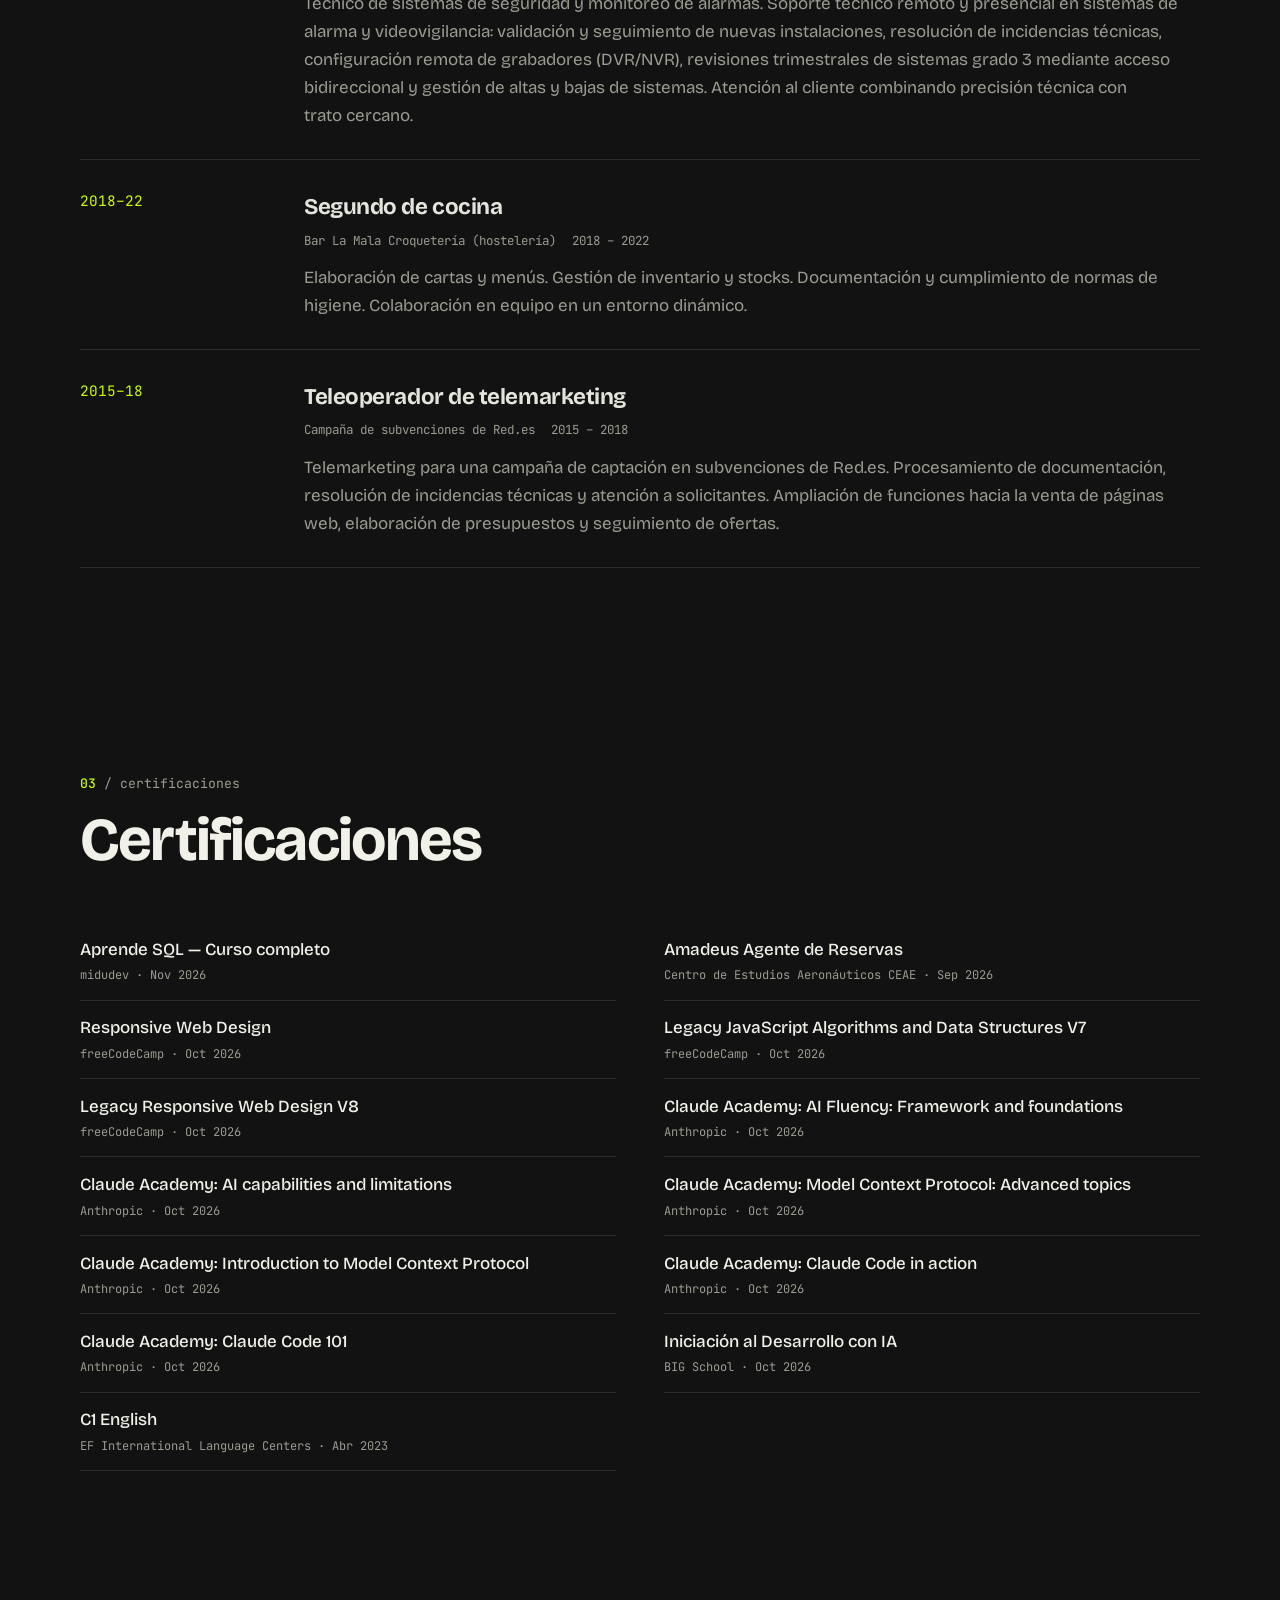
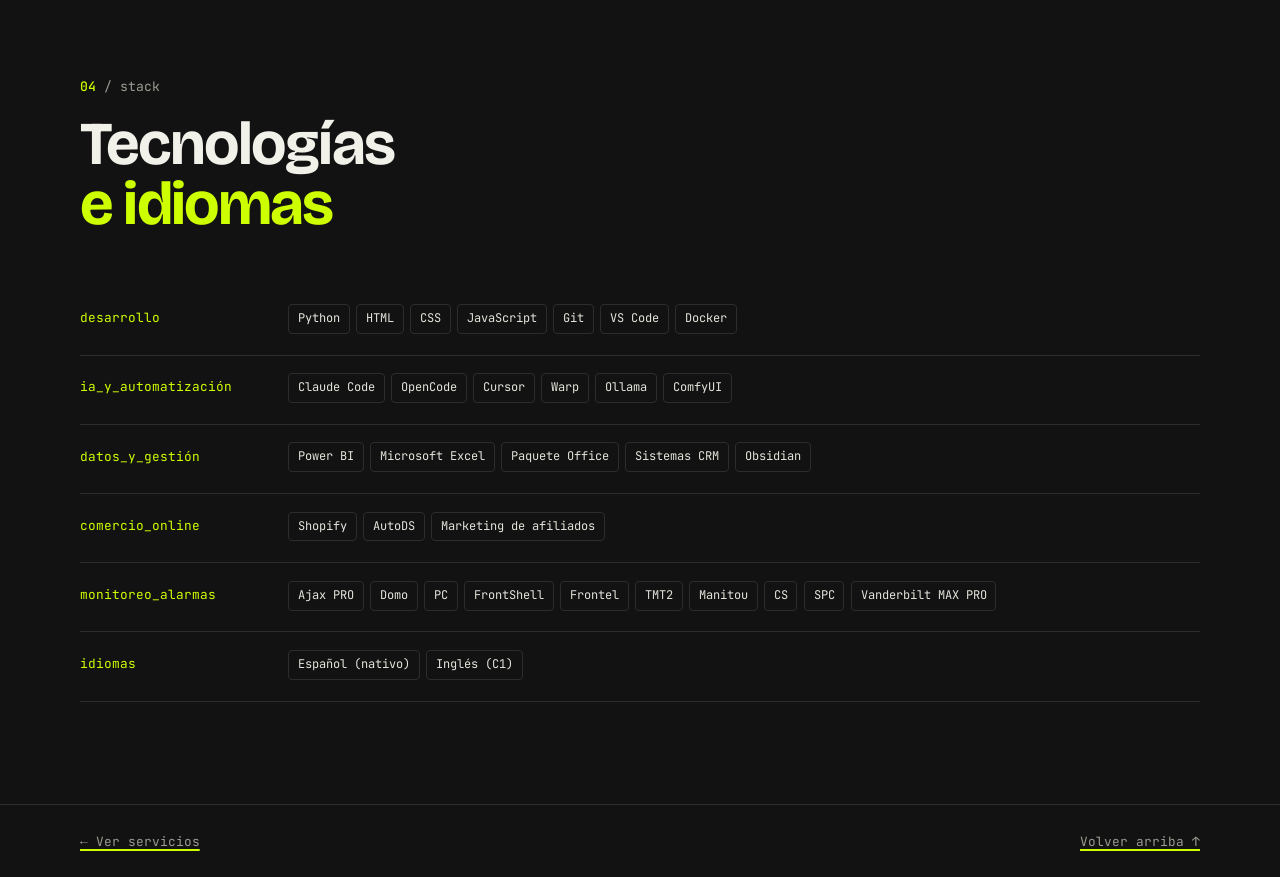
<file: sobre-mi/index.html>
<!doctype html>
<html lang="es">
<head>
  <meta charset="utf-8">
  <meta name="viewport" content="width=device-width, initial-scale=1">
  <script>try{var t=localStorage.getItem("theme");if(t==="light"||t==="dark")document.documentElement.dataset.theme=t}catch(e){}document.documentElement.classList.add("js")</script>
  <title>Demian Soria Vicente - Sobre mí</title>
  <meta name="description" content="Sobre mí: perfil, experiencia laboral, certificaciones y tecnologías de Demian Soria Vicente, desarrollador web y técnico de soporte TIC en Almería.">
  <meta name="robots" content="index, follow, max-image-preview:large">
  <meta name="theme-color" content="#121212">
  <link rel="canonical" href="https://demiansoriav.github.io/sobre-mi/">
  <link rel="alternate" hreflang="es" href="https://demiansoriav.github.io/sobre-mi/">
  <link rel="alternate" hreflang="en" href="https://demiansoriav.github.io/en/about/">
  <link rel="alternate" hreflang="x-default" href="https://demiansoriav.github.io/sobre-mi/">
  <meta property="og:type" content="profile">
  <meta property="og:title" content="Demian Soria Vicente - Sobre mí">
  <meta property="og:description" content="Sobre mí: perfil, experiencia laboral, certificaciones y tecnologías de Demian Soria Vicente, desarrollador web y técnico de soporte TIC en Almería.">
  <meta property="og:url" content="https://demiansoriav.github.io/sobre-mi/">
  <meta property="og:image" content="https://demiansoriav.github.io/assets/img/og.png">
  <meta property="og:image:width" content="1200">
  <meta property="og:image:height" content="630">
  <meta property="og:image:alt" content="Sobre mí — Demian Soria Vicente, desarrollador web y SEO">
  <meta property="og:locale" content="es_ES">
  <meta property="og:locale:alternate" content="en_GB">
  <meta name="twitter:card" content="summary_large_image">
  <meta name="twitter:title" content="Demian Soria Vicente - Sobre mí">
  <meta name="twitter:description" content="Sobre mí: perfil, experiencia laboral, certificaciones y tecnologías de Demian Soria Vicente, desarrollador web y técnico de soporte TIC en Almería.">
  <meta name="twitter:image" content="https://demiansoriav.github.io/assets/img/og.png">
  <link rel="icon" type="image/svg+xml" href="../assets/img/favicon.svg">
  <link rel="preload" href="../assets/fonts/bricolage-grotesque-latin.woff2" as="font" type="font/woff2" crossorigin>
  <link rel="stylesheet" href="../styles.css?v=20261121a">

  <script type="application/ld+json">
  {
    "@context": "https://schema.org",
    "@type": "ProfilePage",
    "url": "https://demiansoriav.github.io/sobre-mi/",
    "mainEntity": {
      "@type": "Person",
      "name": "Demian Soria Vicente",
      "url": "https://demiansoriav.github.io/",
      "jobTitle": "Desarrollador web · Técnico de soporte TIC",
      "address": { "@type": "PostalAddress", "addressLocality": "Almería", "addressCountry": "ES" },
      "worksFor": { "@type": "Organization", "name": "Grupo Control Seguridad" },
      "sameAs": ["https://www.linkedin.com/in/demian-soria-vicente", "https://github.com/demiansoriav"]
    }
  }
  </script>
</head>

<body>
  <a class="skip-link" href="#main">Saltar al contenido</a>

  <header class="nav">
    <div class="nav-in">
      <nav aria-label="Principal">
        <ul class="pills nav-links">
          <li><a class="pill" href="#perfil">Perfil</a></li>
          <li><a class="pill" href="#experiencia">Experiencia</a></li>
          <li><a class="pill" href="#certificaciones">Certificaciones</a></li>
          <li><a class="pill" href="#tecnologias">Tecnologías</a></li>
        </ul>
      </nav>
      <a class="brand" href="../" aria-label="Demian Soria Vicente — inicio">Demian</a>
      <div class="tools">
        <a class="pill mono" href="../en/about/" hreflang="en" lang="en" aria-label="Read this page in English">EN</a>
        <button class="pill theme-toggle" type="button" data-theme-toggle aria-label="Cambiar entre tema claro y oscuro">◐ tema</button>
        <a class="cta" href="../#contacto">Hablemos <span class="dot" aria-hidden="true">↗</span></a>
      </div>
    </div>
  </header>

  <main id="main">

    <section class="cv-head" id="top">
      <div class="wrap">
        <p class="prompt"><b>~/portfolio</b> $ cat sobre-mi</p>
        <h1 class="display">Sobre mí</h1>
        <p class="sub">Perfil, experiencia, certificaciones y tecnologías.</p>
      </div>
    </section>

    <section id="perfil">
      <div class="wrap reveal">
        <p class="tag"><b>01</b> / perfil</p>
        <div class="about-grid">
          <h2 class="display">Perfil<br><em>profesional</em></h2>
          <div>
            <p>Técnico de soporte TIC y desarrollador web con experiencia en soporte técnico remoto y presencial de sistemas de alarma y videovigilancia: monitoreo, configuración de grabadores DVR/NVR, validación de instalaciones y resolución de incidencias con plataformas como Ajax PRO, Manitou, SPC y Vanderbilt. Sólida base técnica en Python, HTML, CSS y JavaScript, y uso habitual de herramientas de IA y automatización (Claude Code, Cursor, Docker, Ollama) para trabajar con más eficiencia.</p>
            <p>Persona metódica, resolutiva y responsable, con buena comunicación y trato cercano con el cliente, capaz de trabajar en equipo y de forma autónoma, con precisión bajo presión y con motivación constante por aprender nuevas tecnologías.</p>
          </div>
        </div>
      </div>
    </section>

    <section id="experiencia">
      <div class="wrap">
        <div class="sec-head reveal">
          <p class="tag"><b>02</b> / experiencia</p>
          <h2 class="display">Experiencia<br><em>laboral</em></h2>
        </div>
        <ol class="jobs">
          <li class="job reveal">
            <span class="yr">Ahora</span>
            <div>
              <h3>Desarrollador web freelance</h3>
              <p class="meta"><span>Autónomo</span><span class="when">Actualidad</span></p>
              <p>Diseño y desarrollo de sitios web personalizados para empresas y emprendedores. Gestión integral del proyecto, desde la consultoría inicial hasta la implementación y el soporte posterior. Elaboración de presupuestos competitivos adaptados a las necesidades de cada cliente.</p>
            </div>
          </li>
          <li class="job reveal">
            <span class="yr">2022+</span>
            <div>
              <h3>Técnico SAT</h3>
              <p class="meta"><span>Grupo Control Seguridad</span><span class="when">Octubre 2022 – Actualidad</span></p>
              <p>Técnico de sistemas de seguridad y monitoreo de alarmas. Soporte técnico remoto y presencial en sistemas de alarma y videovigilancia: validación y seguimiento de nuevas instalaciones, resolución de incidencias técnicas, configuración remota de grabadores (DVR/NVR), revisiones trimestrales de sistemas grado 3 mediante acceso bidireccional y gestión de altas y bajas de sistemas. Atención al cliente combinando precisión técnica con trato cercano.</p>
            </div>
          </li>
          <li class="job reveal">
            <span class="yr">2018–22</span>
            <div>
              <h3>Segundo de cocina</h3>
              <p class="meta"><span>Bar La Mala Croquetería (hostelería)</span><span class="when">2018 – 2022</span></p>
              <p>Elaboración de cartas y menús. Gestión de inventario y stocks. Documentación y cumplimiento de normas de higiene. Colaboración en equipo en un entorno dinámico.</p>
            </div>
          </li>
          <li class="job reveal">
            <span class="yr">2015–18</span>
            <div>
              <h3>Teleoperador de telemarketing</h3>
              <p class="meta"><span>Campaña de subvenciones de Red.es</span><span class="when">2015 – 2018</span></p>
              <p>Telemarketing para una campaña de captación en subvenciones de Red.es. Procesamiento de documentación, resolución de incidencias técnicas y atención a solicitantes. Ampliación de funciones hacia la venta de páginas web, elaboración de presupuestos y seguimiento de ofertas.</p>
            </div>
          </li>
        </ol>
      </div>
    </section>

    <section id="certificaciones">
      <div class="wrap">
        <div class="sec-head reveal">
          <p class="tag"><b>03</b> / certificaciones</p>
          <h2 class="display">Certifi&shy;caciones</h2>
        </div>
        <ul class="list cols reveal">
          <li>Aprende SQL — Curso completo<small>midudev · <span class="when">Nov 2026</span></small></li>
          <li>Amadeus Agente de Reservas<small>Centro de Estudios Aeronáuticos CEAE · <span class="when">Sep 2026</span></small></li>
          <li>Responsive Web Design<small>freeCodeCamp · <span class="when">Oct 2026</span></small></li>
          <li>Legacy JavaScript Algorithms and Data Structures V7<small>freeCodeCamp · <span class="when">Oct 2026</span></small></li>
          <li>Legacy Responsive Web Design V8<small>freeCodeCamp · <span class="when">Oct 2026</span></small></li>
          <li>Claude Academy: AI Fluency: Framework and foundations<small>Anthropic · <span class="when">Oct 2026</span></small></li>
          <li>Claude Academy: AI capabilities and limitations<small>Anthropic · <span class="when">Oct 2026</span></small></li>
          <li>Claude Academy: Model Context Protocol: Advanced topics<small>Anthropic · <span class="when">Oct 2026</span></small></li>
          <li>Claude Academy: Introduction to Model Context Protocol<small>Anthropic · <span class="when">Oct 2026</span></small></li>
          <li>Claude Academy: Claude Code in action<small>Anthropic · <span class="when">Oct 2026</span></small></li>
          <li>Claude Academy: Claude Code 101<small>Anthropic · <span class="when">Oct 2026</span></small></li>
          <li>Iniciación al Desarrollo con IA<small>BIG School · <span class="when">Oct 2026</span></small></li>
          <li>C1 English<small>EF International Language Centers · <span class="when">Abr 2023</span></small></li>
        </ul>
      </div>
    </section>

    <section id="tecnologias">
      <div class="wrap">
        <div class="sec-head reveal">
          <p class="tag"><b>04</b> / stack</p>
          <h2 class="display">Tecnologías<br><em>e idiomas</em></h2>
        </div>
        <dl class="stack reveal">
          <dt>desarrollo</dt>
          <dd><ul class="chips"><li>Python</li><li>HTML</li><li>CSS</li><li>JavaScript</li><li>Git</li><li>VS Code</li><li>Docker</li></ul></dd>
          <dt>ia_y_automatización</dt>
          <dd><ul class="chips"><li>Claude Code</li><li>OpenCode</li><li>Cursor</li><li>Warp</li><li>Ollama</li><li>ComfyUI</li></ul></dd>
          <dt>datos_y_gestión</dt>
          <dd><ul class="chips"><li>Power BI</li><li>Microsoft Excel</li><li>Paquete Office</li><li>Sistemas CRM</li><li>Obsidian</li></ul></dd>
          <dt>comercio_online</dt>
          <dd><ul class="chips"><li>Shopify</li><li>AutoDS</li><li>Marketing de afiliados</li></ul></dd>
          <dt>monitoreo_alarmas</dt>
          <dd><ul class="chips"><li>Ajax PRO</li><li>Domo</li><li>PC</li><li>FrontShell</li><li>Frontel</li><li>TMT2</li><li>Manitou</li><li>CS</li><li>SPC</li><li>Vanderbilt MAX PRO</li></ul></dd>
          <dt>idiomas</dt>
          <dd><ul class="chips"><li>Español (nativo)</li><li>Inglés (C1)</li></ul></dd>
        </dl>
      </div>
    </section>

  </main>

  <footer class="foot">
    <div class="wrap">
      <p><a href="../#servicios">← Ver servicios</a></p>
      <p><a href="#top">Volver arriba ↑</a></p>
    </div>
  </footer>

  <script src="../main.js?v=20261121a" defer></script>
</body>
</html>
</file>
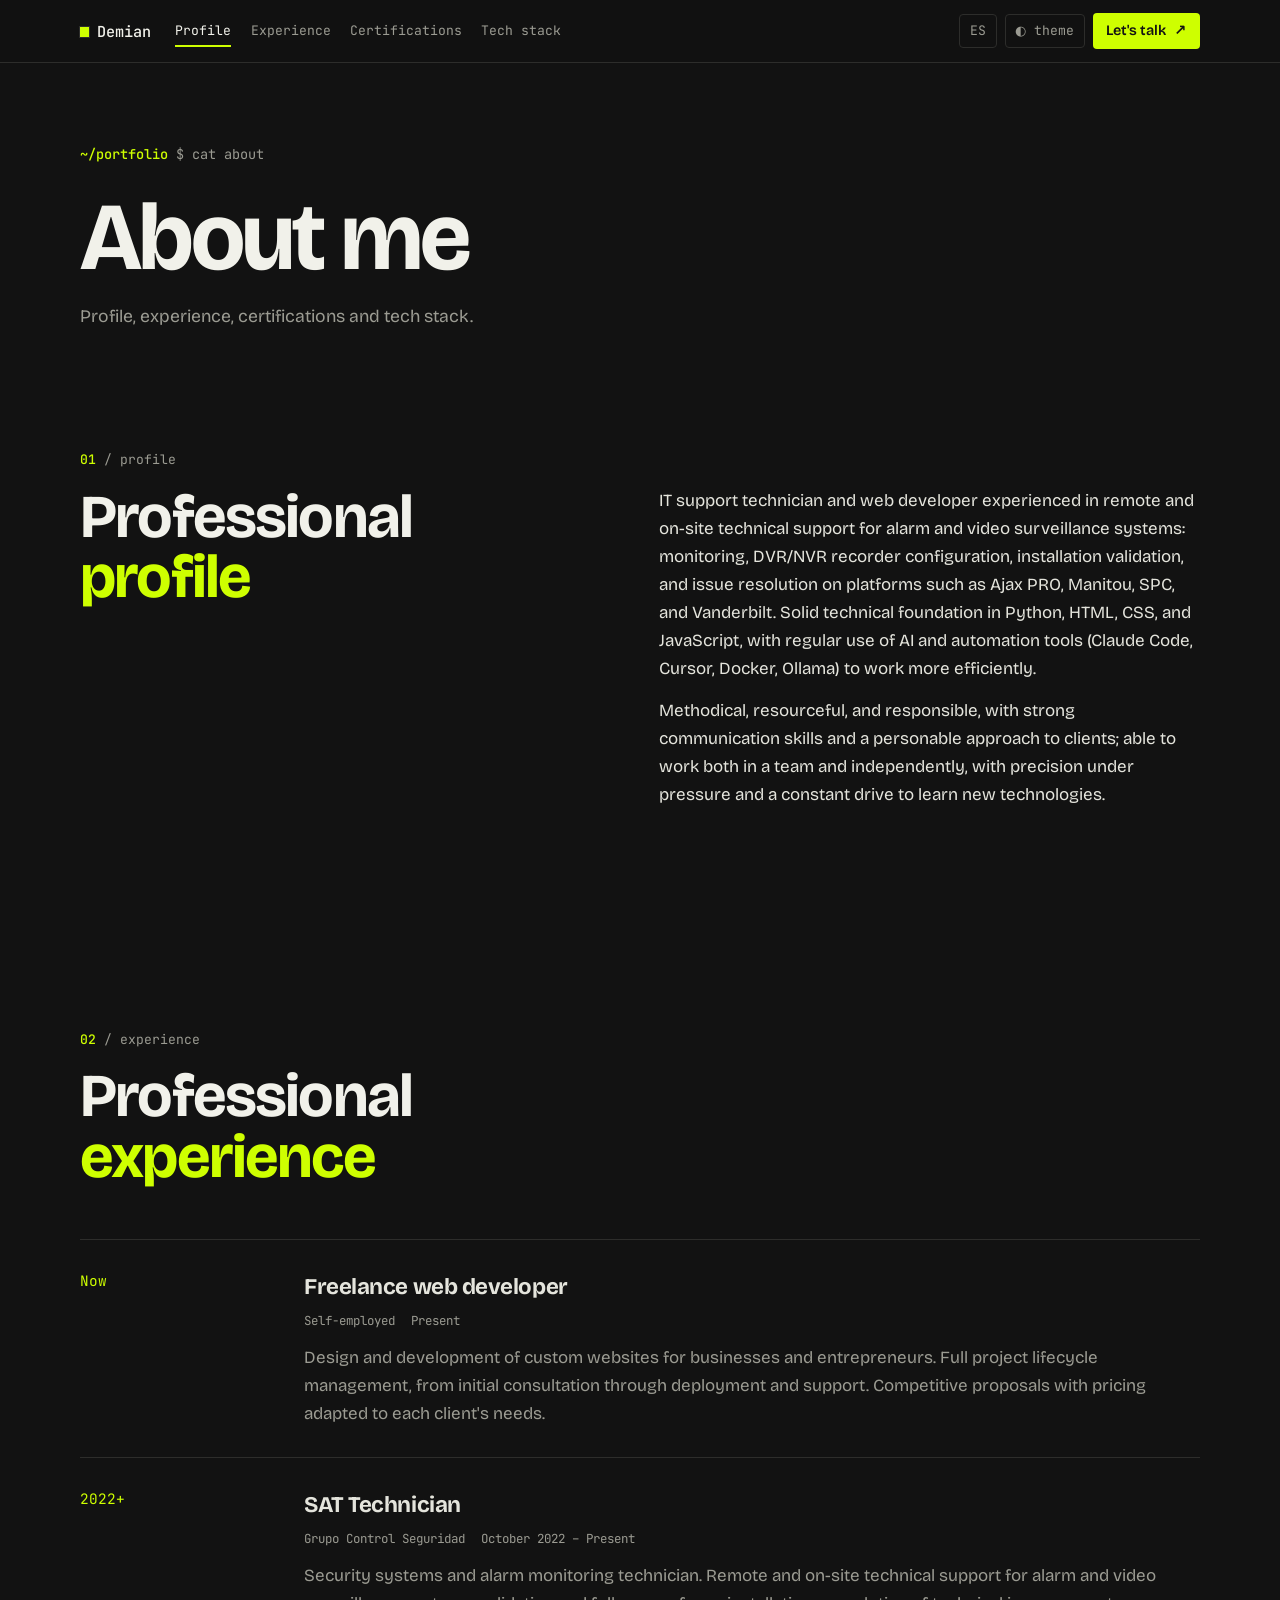
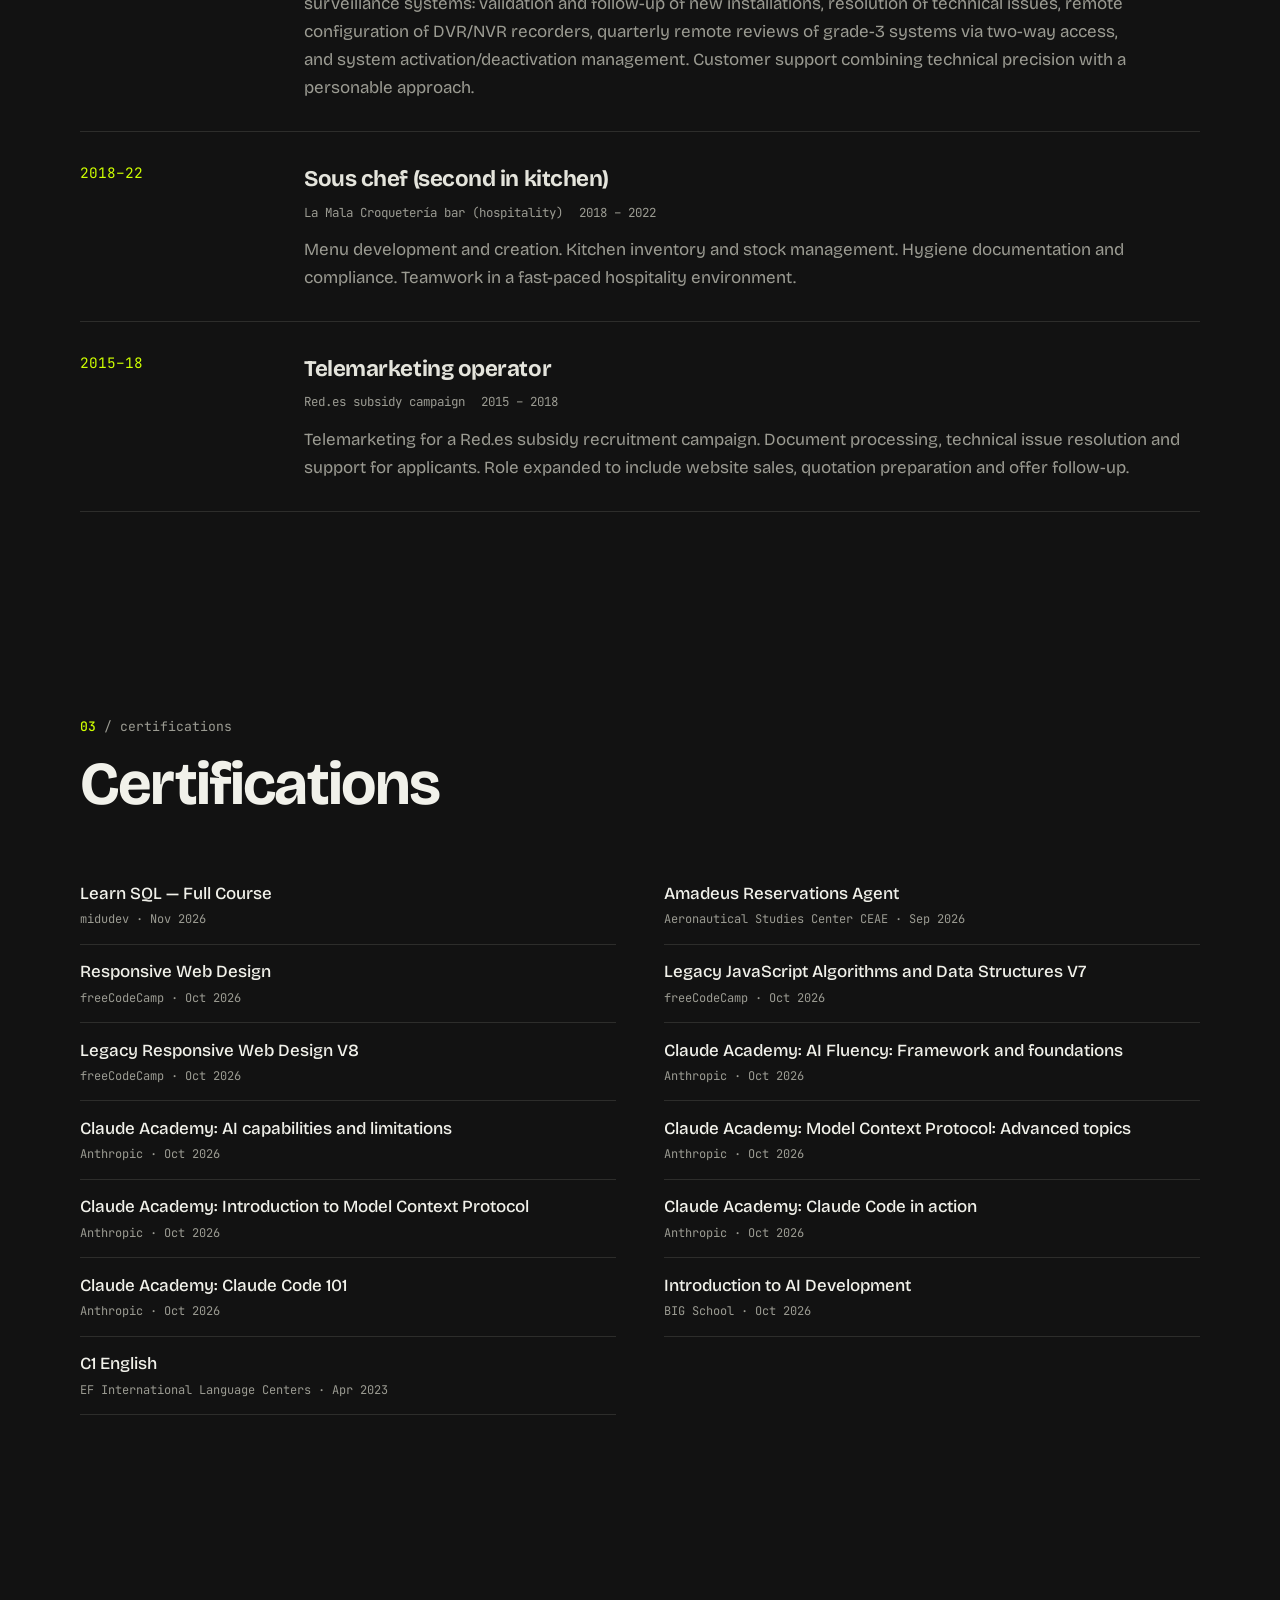
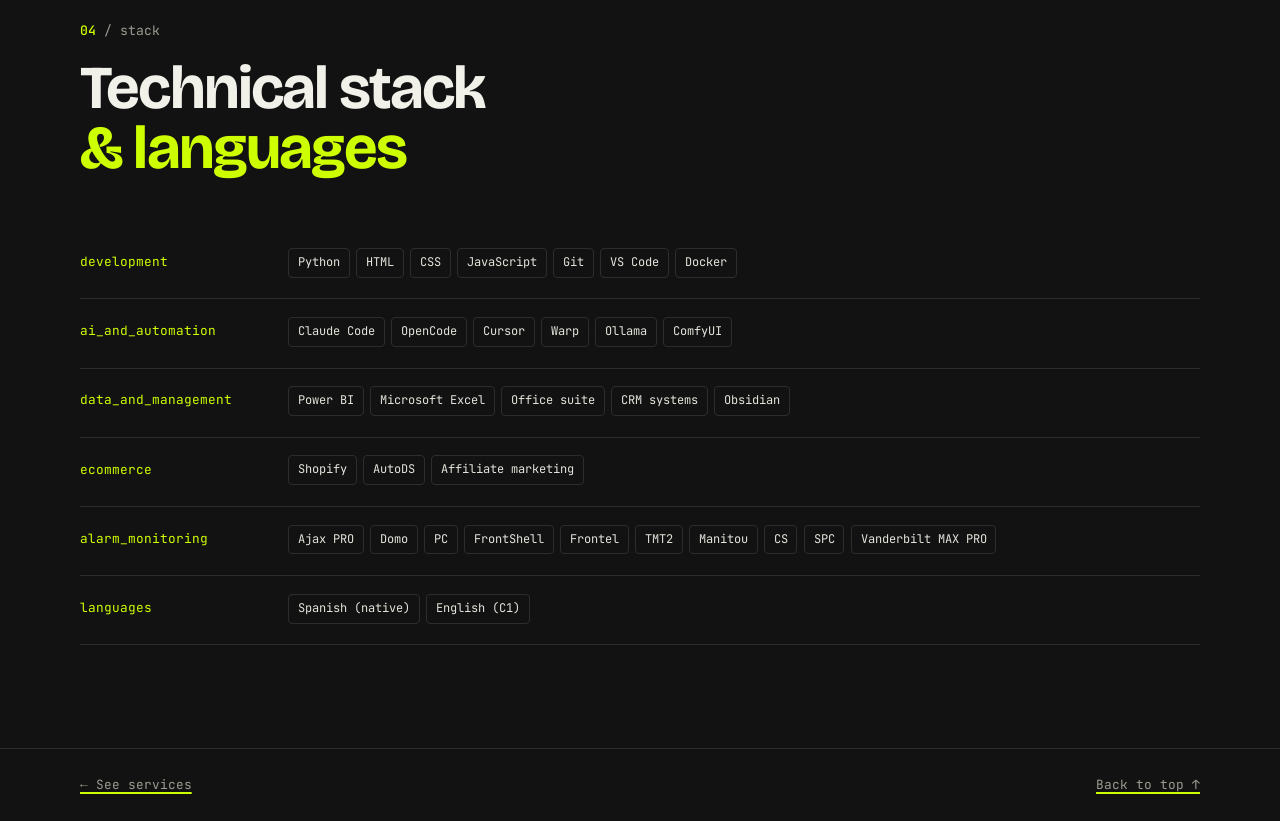
<file: en/about/index.html>
<!doctype html>
<html lang="en">
<head>
  <meta charset="utf-8">
  <meta name="viewport" content="width=device-width, initial-scale=1">
  <script>try{var t=localStorage.getItem("theme");if(t==="light"||t==="dark")document.documentElement.dataset.theme=t}catch(e){}document.documentElement.classList.add("js")</script>
  <title>Demian Soria Vicente - About Me</title>
  <meta name="description" content="About Demian Soria Vicente: profile, work experience, certifications and tech stack. Web developer and IT support technician in Almería, Spain.">
  <meta name="robots" content="index, follow, max-image-preview:large">
  <meta name="theme-color" content="#121212">
  <link rel="canonical" href="https://demiansoriav.github.io/en/about/">
  <link rel="alternate" hreflang="en" href="https://demiansoriav.github.io/en/about/">
  <link rel="alternate" hreflang="es" href="https://demiansoriav.github.io/sobre-mi/">
  <link rel="alternate" hreflang="x-default" href="https://demiansoriav.github.io/sobre-mi/">
  <meta property="og:type" content="profile">
  <meta property="og:title" content="Demian Soria Vicente - About Me">
  <meta property="og:description" content="About Demian Soria Vicente: profile, work experience, certifications and tech stack. Web developer and IT support technician in Almería, Spain.">
  <meta property="og:url" content="https://demiansoriav.github.io/en/about/">
  <meta property="og:image" content="https://demiansoriav.github.io/assets/img/og-en.png">
  <meta property="og:image:width" content="1200">
  <meta property="og:image:height" content="630">
  <meta property="og:image:alt" content="About Me — Demian Soria Vicente, Web Developer and SEO">
  <meta property="og:locale" content="en_GB">
  <meta property="og:locale:alternate" content="es_ES">
  <meta name="twitter:card" content="summary_large_image">
  <meta name="twitter:title" content="Demian Soria Vicente - About Me">
  <meta name="twitter:description" content="About Demian Soria Vicente: profile, work experience, certifications and tech stack. Web developer and IT support technician in Almería, Spain.">
  <meta name="twitter:image" content="https://demiansoriav.github.io/assets/img/og-en.png">
  <link rel="icon" type="image/svg+xml" href="../../assets/img/favicon.svg">
  <link rel="preload" href="../../assets/fonts/bricolage-grotesque-latin.woff2" as="font" type="font/woff2" crossorigin>
  <link rel="stylesheet" href="../../styles.css?v=20261121a">

  <script type="application/ld+json">
  {
    "@context": "https://schema.org",
    "@type": "ProfilePage",
    "url": "https://demiansoriav.github.io/en/about/",
    "mainEntity": {
      "@type": "Person",
      "name": "Demian Soria Vicente",
      "url": "https://demiansoriav.github.io/",
      "jobTitle": "Web Developer · IT Support Technician",
      "address": { "@type": "PostalAddress", "addressLocality": "Almería", "addressCountry": "ES" },
      "worksFor": { "@type": "Organization", "name": "Grupo Control Seguridad" },
      "sameAs": ["https://www.linkedin.com/in/demian-soria-vicente", "https://github.com/demiansoriav"]
    }
  }
  </script>
</head>

<body>
  <a class="skip-link" href="#main">Skip to content</a>

  <header class="nav">
    <div class="nav-in">
      <nav aria-label="Main">
        <ul class="pills nav-links">
          <li><a class="pill" href="#profile">Profile</a></li>
          <li><a class="pill" href="#experience">Experience</a></li>
          <li><a class="pill" href="#certifications">Certifications</a></li>
          <li><a class="pill" href="#stack">Tech stack</a></li>
        </ul>
      </nav>
      <a class="brand" href="../../" aria-label="Demian Soria Vicente — home">Demian</a>
      <div class="tools">
        <a class="pill mono" href="../../sobre-mi/" hreflang="es" lang="es" aria-label="Leer esta página en español">ES</a>
        <button class="pill theme-toggle" type="button" data-theme-toggle aria-label="Switch between light and dark theme">◐ theme</button>
        <a class="cta" href="../../#contact">Let's talk <span class="dot" aria-hidden="true">↗</span></a>
      </div>
    </div>
  </header>

  <main id="main">

    <section class="cv-head" id="top">
      <div class="wrap">
        <p class="prompt"><b>~/portfolio</b> $ cat about</p>
        <h1 class="display">About me</h1>
        <p class="sub">Profile, experience, certifications and tech stack.</p>
      </div>
    </section>

    <section id="profile">
      <div class="wrap reveal">
        <p class="tag"><b>01</b> / profile</p>
        <div class="about-grid">
          <h2 class="display">Professional<br><em>profile</em></h2>
          <div>
            <p>IT support technician and web developer experienced in remote and on-site technical support for alarm and video surveillance systems: monitoring, DVR/NVR recorder configuration, installation validation, and issue resolution on platforms such as Ajax PRO, Manitou, SPC, and Vanderbilt. Solid technical foundation in Python, HTML, CSS, and JavaScript, with regular use of AI and automation tools (Claude Code, Cursor, Docker, Ollama) to work more efficiently.</p>
            <p>Methodical, resourceful, and responsible, with strong communication skills and a personable approach to clients; able to work both in a team and independently, with precision under pressure and a constant drive to learn new technologies.</p>
          </div>
        </div>
      </div>
    </section>

    <section id="experience">
      <div class="wrap">
        <div class="sec-head reveal">
          <p class="tag"><b>02</b> / experience</p>
          <h2 class="display">Professional<br><em>experience</em></h2>
        </div>
        <ol class="jobs">
          <li class="job reveal">
            <span class="yr">Now</span>
            <div>
              <h3>Freelance web developer</h3>
              <p class="meta"><span>Self-employed</span><span class="when">Present</span></p>
              <p>Design and development of custom websites for businesses and entrepreneurs. Full project lifecycle management, from initial consultation through deployment and support. Competitive proposals with pricing adapted to each client's needs.</p>
            </div>
          </li>
          <li class="job reveal">
            <span class="yr">2022+</span>
            <div>
              <h3>SAT Technician</h3>
              <p class="meta"><span>Grupo Control Seguridad</span><span class="when">October 2022 – Present</span></p>
              <p>Security systems and alarm monitoring technician. Remote and on-site technical support for alarm and video surveillance systems: validation and follow-up of new installations, resolution of technical issues, remote configuration of DVR/NVR recorders, quarterly remote reviews of grade-3 systems via two-way access, and system activation/deactivation management. Customer support combining technical precision with a personable approach.</p>
            </div>
          </li>
          <li class="job reveal">
            <span class="yr">2018–22</span>
            <div>
              <h3>Sous chef (second in kitchen)</h3>
              <p class="meta"><span>La Mala Croquetería bar (hospitality)</span><span class="when">2018 – 2022</span></p>
              <p>Menu development and creation. Kitchen inventory and stock management. Hygiene documentation and compliance. Teamwork in a fast-paced hospitality environment.</p>
            </div>
          </li>
          <li class="job reveal">
            <span class="yr">2015–18</span>
            <div>
              <h3>Telemarketing operator</h3>
              <p class="meta"><span>Red.es subsidy campaign</span><span class="when">2015 – 2018</span></p>
              <p>Telemarketing for a Red.es subsidy recruitment campaign. Document processing, technical issue resolution and support for applicants. Role expanded to include website sales, quotation preparation and offer follow-up.</p>
            </div>
          </li>
        </ol>
      </div>
    </section>

    <section id="certifications">
      <div class="wrap">
        <div class="sec-head reveal">
          <p class="tag"><b>03</b> / certifications</p>
          <h2 class="display">Certifi&shy;cations</h2>
        </div>
        <ul class="list cols reveal">
          <li>Learn SQL — Full Course<small>midudev · <span class="when">Nov 2026</span></small></li>
          <li>Amadeus Reservations Agent<small>Aeronautical Studies Center CEAE · <span class="when">Sep 2026</span></small></li>
          <li>Responsive Web Design<small>freeCodeCamp · <span class="when">Oct 2026</span></small></li>
          <li>Legacy JavaScript Algorithms and Data Structures V7<small>freeCodeCamp · <span class="when">Oct 2026</span></small></li>
          <li>Legacy Responsive Web Design V8<small>freeCodeCamp · <span class="when">Oct 2026</span></small></li>
          <li>Claude Academy: AI Fluency: Framework and foundations<small>Anthropic · <span class="when">Oct 2026</span></small></li>
          <li>Claude Academy: AI capabilities and limitations<small>Anthropic · <span class="when">Oct 2026</span></small></li>
          <li>Claude Academy: Model Context Protocol: Advanced topics<small>Anthropic · <span class="when">Oct 2026</span></small></li>
          <li>Claude Academy: Introduction to Model Context Protocol<small>Anthropic · <span class="when">Oct 2026</span></small></li>
          <li>Claude Academy: Claude Code in action<small>Anthropic · <span class="when">Oct 2026</span></small></li>
          <li>Claude Academy: Claude Code 101<small>Anthropic · <span class="when">Oct 2026</span></small></li>
          <li>Introduction to AI Development<small>BIG School · <span class="when">Oct 2026</span></small></li>
          <li>C1 English<small>EF International Language Centers · <span class="when">Apr 2023</span></small></li>
        </ul>
      </div>
    </section>

    <section id="stack">
      <div class="wrap">
        <div class="sec-head reveal">
          <p class="tag"><b>04</b> / stack</p>
          <h2 class="display">Technical stack<br><em>&amp; languages</em></h2>
        </div>
        <dl class="stack reveal">
          <dt>development</dt>
          <dd><ul class="chips"><li>Python</li><li>HTML</li><li>CSS</li><li>JavaScript</li><li>Git</li><li>VS Code</li><li>Docker</li></ul></dd>
          <dt>ai_and_automation</dt>
          <dd><ul class="chips"><li>Claude Code</li><li>OpenCode</li><li>Cursor</li><li>Warp</li><li>Ollama</li><li>ComfyUI</li></ul></dd>
          <dt>data_and_management</dt>
          <dd><ul class="chips"><li>Power BI</li><li>Microsoft Excel</li><li>Office suite</li><li>CRM systems</li><li>Obsidian</li></ul></dd>
          <dt>ecommerce</dt>
          <dd><ul class="chips"><li>Shopify</li><li>AutoDS</li><li>Affiliate marketing</li></ul></dd>
          <dt>alarm_monitoring</dt>
          <dd><ul class="chips"><li>Ajax PRO</li><li>Domo</li><li>PC</li><li>FrontShell</li><li>Frontel</li><li>TMT2</li><li>Manitou</li><li>CS</li><li>SPC</li><li>Vanderbilt MAX PRO</li></ul></dd>
          <dt>languages</dt>
          <dd><ul class="chips"><li>Spanish (native)</li><li>English (C1)</li></ul></dd>
        </dl>
      </div>
    </section>

  </main>

  <footer class="foot">
    <div class="wrap">
      <p><a href="../../#services">← See services</a></p>
      <p><a href="#top">Back to top ↑</a></p>
    </div>
  </footer>

  <script src="../../main.js?v=20261121a" defer></script>
</body>
</html>
</file>
<file: styles.css>
@font-face {
  font-family: 'Bricolage Grotesque';
  font-style: normal;
  font-weight: 400 800;
  font-stretch: 75% 100%;
  font-display: swap;
  src: url(assets/fonts/bricolage-grotesque-latin-ext.woff2) format('woff2');
  unicode-range: U+0100-02BA, U+02BD-02C5, U+02C7-02CC, U+02CE-02D7, U+02DD-02FF, U+0304, U+0308, U+0329, U+1D00-1DBF, U+1E00-1E9F, U+1EF2-1EFF, U+2020, U+20A0-20AB, U+20AD-20C4, U+2113, U+2C60-2C7F, U+A720-A7FF;
}
@font-face {
  font-family: 'Bricolage Grotesque';
  font-style: normal;
  font-weight: 400 800;
  font-stretch: 75% 100%;
  font-display: swap;
  src: url(assets/fonts/bricolage-grotesque-latin.woff2) format('woff2');
  unicode-range: U+0000-00FF, U+0131, U+0152-0153, U+02BB-02BC, U+02C6, U+02DA, U+02DC, U+0304, U+0308, U+0329, U+2000-206F, U+20AC, U+2122, U+2191, U+2193, U+2212, U+2215, U+FEFF, U+FFFD;
}
@font-face {
  font-family: 'JetBrains Mono';
  font-style: normal;
  font-weight: 400 500;
  font-display: swap;
  src: url(assets/fonts/jetbrains-mono-latin.woff2) format('woff2');
  unicode-range: U+0000-00FF, U+0131, U+0152-0153, U+02BB-02BC, U+02C6, U+02DA, U+02DC, U+0304, U+0308, U+0329, U+2000-206F, U+20AC, U+2122, U+2191, U+2193, U+2212, U+2215, U+FEFF, U+FFFD;
}
@font-face {
  font-family: 'JetBrains Mono';
  font-style: normal;
  font-weight: 400 500;
  font-display: swap;
  src: url(assets/fonts/jetbrains-mono-latin-ext.woff2) format('woff2');
  unicode-range: U+0100-02BA, U+02BD-02C5, U+02C7-02CC, U+02CE-02D7, U+02DD-02FF, U+0304, U+0308, U+0329, U+1D00-1DBF, U+1E00-1E9F, U+1EF2-1EFF, U+2020, U+20A0-20AB, U+20AD-20C4, U+2113, U+2C60-2C7F, U+A720-A7FF;
}


:root {
  color-scheme: dark;
  --bg: #121212;
  --bg-2: #181818;
  --card: #1a1a1a;
  --ink: #f1f1ea;
  --text: #e4e4dc;
  --muted: #9b9b92;
  --line: #2d2d2b;
  --accent: #ceff00;
  --lime: #ceff00;
  --on-lime: #131313;
  --danger: #ff8a80;
  --code-key: #ceff00;
  --code-str: #ffb86b;
  --code-com: #7d7d75;
  --display: "Bricolage Grotesque", system-ui, sans-serif;
  --sans: "Bricolage Grotesque", system-ui, -apple-system, "Segoe UI", sans-serif;
  --mono: "JetBrains Mono", ui-monospace, "SFMono-Regular", Menlo, Consolas, monospace;
  --r: 4px;
}
:root[data-theme="light"] {
  color-scheme: light;
  --bg: #f4f4ee;
  --bg-2: #eaeae2;
  --card: #ffffff;
  --ink: #131313;
  --text: #1b1b19;
  --muted: #5b5b54;
  --line: #d3d3c8;
  --accent: #476000;
  --lime: #ceff00;
  --on-lime: #131313;
  --danger: #b3261e;
  --code-key: #476000;
  --code-str: #8a3b00;
  --code-com: #77776e;
  --display: "Bricolage Grotesque", system-ui, sans-serif;
  --sans: "Bricolage Grotesque", system-ui, -apple-system, "Segoe UI", sans-serif;
  --mono: "JetBrains Mono", ui-monospace, "SFMono-Regular", Menlo, Consolas, monospace;
  --r: 4px;
}

*, *::before, *::after { box-sizing: border-box; }
html { -webkit-text-size-adjust: 100%; scroll-behavior: smooth; scroll-padding-top: 4.5rem; background: var(--bg); }
body {
  margin: 0; background: var(--bg); color: var(--text);
  font-family: var(--sans); font-size: 1.0625rem; line-height: 1.65;
  -webkit-font-smoothing: antialiased; overflow-x: clip;
}
img, svg { display: block; max-width: 100%; }
a { color: var(--ink); text-decoration-color: var(--accent); text-underline-offset: 0.2em; text-decoration-thickness: 2px; }
a:hover { color: var(--accent); }
button { font: inherit; color: inherit; cursor: pointer; }
:focus-visible { outline: 2px solid var(--accent); outline-offset: 3px; }
::selection { background: var(--lime); color: var(--on-lime); }
p, dd, li { text-wrap: pretty; }
p { margin: 0 0 0.9rem; }
h1, h2, h3 { margin: 0; }

.wrap { width: min(100% - 2.5rem, 70rem); margin-inline: auto; }
.display { font-family: var(--display); font-weight: 700; line-height: 1; letter-spacing: -0.03em; text-wrap: balance; color: var(--ink); }
.display em { font-style: normal; color: var(--accent); }
section { padding-block: clamp(3.5rem, 8vw, 6.5rem); }

.skip-link { position: absolute; left: 1rem; top: -4rem; z-index: 100; background: var(--lime); color: var(--on-lime); padding: 0.6rem 1rem; font-weight: 600; }
.skip-link:focus { top: 1rem; }

/* Cabecera */
.nav { position: sticky; top: 0; z-index: 50; background: color-mix(in srgb, var(--bg) 90%, transparent); -webkit-backdrop-filter: blur(10px); backdrop-filter: blur(10px); border-bottom: 1px solid var(--line); }
.nav-in { width: min(100% - 2.5rem, 70rem); margin-inline: auto; padding-block: 0.8rem; display: flex; flex-wrap: wrap; align-items: center; gap: 0.5rem 1.5rem; }
.brand { order: 1; font-family: var(--mono); font-weight: 500; font-size: 0.95rem; color: var(--ink); text-decoration: none; }
.brand::before { content: ""; display: inline-block; width: 0.6em; height: 0.6em; margin-right: 0.55em; background: var(--lime); box-shadow: 0 0 0 1px var(--line); }
nav { order: 2; margin-right: auto; }
.pills { display: flex; flex-wrap: wrap; gap: 0.2rem 1.2rem; margin: 0; padding: 0; list-style: none; }
.tools { order: 3; display: flex; align-items: center; gap: 0.5rem; }
.pill { display: inline-flex; align-items: center; font-family: var(--mono); font-size: 0.82rem; color: var(--muted); text-decoration: none; padding: 0.3rem 0; background: none; border: 0; }
.pill:hover, .pill[aria-current="true"] { color: var(--ink); }
.nav-links .pill[aria-current="true"] { box-shadow: inset 0 -2px var(--lime); }
.tools .pill { padding: 0.35rem 0.6rem; border: 1px solid var(--line); border-radius: var(--r); }
.tools .pill:hover { border-color: var(--ink); }
.theme-toggle { display: none; }
.js .theme-toggle { display: inline-flex; }
.cta { display: inline-flex; align-items: center; gap: 0.5rem; padding: 0.4rem 0.85rem; background: var(--lime); color: var(--on-lime); font-weight: 600; font-size: 0.9rem; text-decoration: none; border-radius: var(--r); transition: transform .15s; }
.cta:hover { color: var(--on-lime); transform: translateY(-1px); }
.cta .dot { font-size: 0.9rem; }

/* Etiquetas y títulos de sección */
.prompt { font-family: var(--mono); font-size: 0.85rem; color: var(--muted); margin: 0 0 1.5rem; }
.prompt b { color: var(--accent); font-weight: 500; }
.tag { font-family: var(--mono); font-size: 0.82rem; color: var(--muted); margin: 0 0 1rem; }
.tag b { color: var(--accent); font-weight: 500; }
.sec-head { margin-bottom: clamp(2rem, 5vw, 3.2rem); max-width: 44rem; }
.sec-head h2, .contact h2, .about-grid h2, .cv-head h1 { font-size: clamp(2.2rem, 5.5vw, 3.8rem); }
.sub { margin: 1rem 0 0; color: var(--muted); font-size: 1.1rem; max-width: 38rem; }

/* Portada */
.hero { padding-block: clamp(3rem, 9vw, 7rem) clamp(3rem, 8vw, 5.5rem); position: relative; overflow: hidden;
  background-image: linear-gradient(var(--line) 1px, transparent 1px), linear-gradient(90deg, var(--line) 1px, transparent 1px);
  background-size: 32px 32px; background-position: -1px -1px;
 }
.hero::before { content: ""; position: absolute; inset: 0; background: linear-gradient(transparent 20%, var(--bg) 92%), radial-gradient(60% 80% at 20% 30%, transparent, var(--bg)); pointer-events: none; }
.hero .wrap { position: relative; z-index: 1; }
.hero-title { font-size: clamp(3rem, 10.5vw, 8.2rem); letter-spacing: -0.04em; }
.hero-title .line { display: block; }
.hero-title .line:last-child::after { content: ""; display: inline-block; width: 0.42em; height: 0.12em; margin-left: 0.1em; background: var(--lime); }
.hero-bottom { display: grid; gap: 2.2rem; margin-top: clamp(1.8rem, 4vw, 3rem); align-items: start; }
.role { font-family: var(--mono); font-size: 0.9rem; color: var(--accent); margin: 0 0 0.8rem; }
.lede { font-size: clamp(1.1rem, 2vw, 1.3rem); line-height: 1.55; max-width: 36rem; color: var(--text); }
.actions { display: flex; flex-wrap: wrap; gap: 0.7rem; margin-top: 1.6rem; }
.btn { display: inline-flex; align-items: center; justify-content: center; padding: 0.8rem 1.3rem; font: 600 0.95rem var(--sans); text-decoration: none; border: 1px solid var(--ink); border-radius: var(--r); background: transparent; color: var(--ink); cursor: pointer; transition: transform .15s, background .15s, color .15s; }
.btn:hover { transform: translateY(-1px); }
.btn.solid { background: var(--lime); border-color: var(--lime); color: var(--on-lime); }
.btn.solid:hover { color: var(--on-lime); box-shadow: 0 0 0 3px color-mix(in srgb, var(--lime) 35%, transparent); }
.btn.ghost:hover { background: var(--ink); color: var(--bg); }
.btn:disabled { opacity: .6; cursor: wait; }

/* Ventana de código */
.code-card { background: var(--card); border: 1px solid var(--line); border-radius: var(--r); overflow: hidden; font-family: var(--mono); font-size: 0.85rem; }
.code-bar { display: flex; align-items: center; gap: 0.35rem; padding: 0.55rem 0.8rem; background: var(--bg-2); border-bottom: 1px solid var(--line); color: var(--muted); font-size: 0.78rem; }
.code-bar i { width: 0.55rem; height: 0.55rem; background: var(--line); }
.code-bar i:first-child { background: var(--lime); }
.code-bar span { margin-left: auto; }
.code-card pre { margin: 0; padding: 1.1rem 1.2rem; overflow-x: auto; line-height: 1.7; color: var(--text); }
.code-card .k { color: var(--code-key); } .code-card .s { color: var(--code-str); } .code-card .c { color: var(--code-com); }

/* Servicios */
.cards { display: grid; gap: 1rem; }
.card { display: flex; flex-direction: column; background: var(--card); border: 1px solid var(--line); border-radius: var(--r); padding: 0 1.4rem 1.5rem; transition: border-color .2s, transform .2s; }
.card:hover { border-color: var(--accent); transform: translateY(-2px); }
.card .num { display: block; margin: 0 -1.4rem 1.3rem; padding: 0.5rem 1.4rem; background: var(--bg-2); border-bottom: 1px solid var(--line); font-family: var(--mono); font-size: 0.78rem; color: var(--muted); }
.card .num::before { content: ""; display: inline-block; width: 0.5em; height: 0.5em; margin-right: 0.6em; background: var(--lime); }
.card h3 { font-size: 1.35rem; letter-spacing: -0.02em; margin-bottom: 0.6rem; color: var(--ink); }
.card p { color: var(--muted); font-size: 1rem; }
.chips { display: flex; flex-wrap: wrap; gap: 0.4rem; margin: auto 0 0; padding: 1rem 0 0; list-style: none; }
.chips li { font-family: var(--mono); font-size: 0.75rem; padding: 0.25rem 0.55rem; border: 1px solid var(--line); border-radius: var(--r); color: var(--text); background: var(--bg); }

/* Proyectos */
.projects { display: grid; gap: 1.2rem; }
.project { display: flex; flex-direction: column; overflow: hidden; background: var(--card); border: 1px solid var(--line); border-radius: var(--r); transition: border-color .2s; }
.project:hover { border-color: var(--accent); }
.shot { display: block; border-bottom: 1px solid var(--line); background: var(--bg-2); }
.shot img { width: 100%; height: auto; aspect-ratio: 1280 / 700; object-fit: cover; }
.project-body { display: flex; flex-direction: column; align-items: flex-start; flex: 1; padding: 1.4rem 1.5rem 1.6rem; }
.project .num { margin: 0 0 0.5rem; font-family: var(--mono); font-size: 0.78rem; color: var(--accent); }
.project h3 { font-size: 1.9rem; margin-bottom: 0.7rem; }
.project p { color: var(--muted); font-size: 1rem; }
.project .chips { margin: 0 0 1.3rem; padding: 0; }
.project .btn { margin-top: auto; }

/* Contacto */
.contact { background: var(--bg-2); border-top: 1px solid var(--line); border-bottom: 1px solid var(--line); }
.contact-grid { display: grid; gap: 2.5rem; margin-top: 2.5rem; }
.links { list-style: none; margin: 0; padding: 0; display: grid; gap: 0.9rem; align-content: start; }
.links li { display: flex; flex-wrap: wrap; align-items: center; gap: 0.3rem 0.7rem; padding-bottom: 0.9rem; border-bottom: 1px solid var(--line); }
.links .lbl { font-family: var(--mono); font-size: 0.78rem; color: var(--muted); min-width: 5.5rem; }
.links a.pill { font-family: var(--sans); font-size: 1rem; color: var(--ink); padding: 0; overflow-wrap: anywhere; text-decoration: underline; text-decoration-color: var(--accent); text-decoration-thickness: 2px; text-underline-offset: 0.2em; border: 0; }
.links a.pill:hover { color: var(--accent); }
.links .plain { color: var(--text); }
.copy { display: none; font-family: var(--mono); font-size: 0.75rem; padding: 0.25rem 0.6rem; border: 1px solid var(--line); border-radius: var(--r); background: transparent; color: var(--muted); }
.js .copy { display: inline-flex; }
.copy:hover { border-color: var(--ink); color: var(--ink); }
form { display: grid; gap: 1rem; padding: 1.5rem; border-radius: var(--r); background: var(--card); border: 1px solid var(--line); }
.field { display: grid; gap: 0.35rem; }
label { font-family: var(--mono); font-size: 0.78rem; color: var(--muted); }
input, textarea { width: 100%; font: inherit; color: var(--text); background: var(--bg); border: 1px solid var(--line); border-radius: var(--r); padding: 0.75rem 0.9rem; }
textarea { min-height: 9rem; resize: vertical; }
input:focus-visible, textarea:focus-visible { outline: 0; border-color: var(--accent); box-shadow: 0 0 0 3px color-mix(in srgb, var(--lime) 30%, transparent); }
input[aria-invalid="true"], textarea[aria-invalid="true"] { border-color: var(--danger); }
.err { min-height: 1.1em; font-size: 0.82rem; color: var(--danger); margin: 0; }
.status { margin: 0; font-size: 0.92rem; color: var(--muted); min-height: 1.4em; }
.note { margin: 0; font-size: 0.85rem; color: var(--muted); }
.hp { position: absolute; left: -9999px; width: 1px; height: 1px; overflow: hidden; }

/* Sobre mí */
.cv-head { padding-block: clamp(3rem, 7vw, 5rem) 1rem; }
.cv-head h1 { font-size: clamp(2.8rem, 8vw, 6rem); }
.about-grid { display: grid; gap: 2rem; }
.about-grid p { color: var(--text); }
.jobs { list-style: none; margin: 0; padding: 0; }
.job { display: grid; gap: 0.6rem; padding-block: 1.8rem; border-top: 1px solid var(--line); }
.job:last-child { border-bottom: 1px solid var(--line); }
.job .yr { font-family: var(--mono); font-size: 0.9rem; color: var(--accent); }
.job h3 { font-size: 1.4rem; letter-spacing: -0.02em; }
.meta { display: flex; flex-wrap: wrap; gap: 0.2rem 1rem; font-family: var(--mono); font-size: 0.78rem; color: var(--muted); margin: 0.3rem 0 0.8rem; }
.job p:last-child { color: var(--muted); margin: 0; }
.list { list-style: none; margin: 0; padding: 0; }
.list li { padding-block: 0.85rem; border-bottom: 1px solid var(--line); color: var(--ink); font-weight: 500; }
.list small { display: block; font-family: var(--mono); font-size: 0.75rem; font-weight: 400; color: var(--muted); margin-top: 0.15rem; }
.stack { display: grid; margin: 0; }
.stack dt { font-family: var(--mono); font-size: 0.8rem; color: var(--accent); padding-top: 1.3rem; }
.stack dd { margin: 0; padding: 0.6rem 0 1.3rem; border-bottom: 1px solid var(--line); }
.stack .chips { padding: 0; margin: 0; }

.foot { border-top: 1px solid var(--line); padding-block: 1.6rem; font-family: var(--mono); font-size: 0.8rem; color: var(--muted); }
.foot .wrap { display: flex; justify-content: space-between; flex-wrap: wrap; gap: 0.5rem 1.5rem; }
.foot p { margin: 0; }
.foot a { color: var(--muted); }
.foot a:hover { color: var(--accent); }

@media (min-width: 720px) {
  .cards { grid-template-columns: 1fr 1fr; }
  .list.cols { display: grid; grid-template-columns: 1fr 1fr; column-gap: 3rem; }
  .stack { grid-template-columns: 13rem 1fr; }
  .stack dt, .stack dd { padding-block: 1.3rem; border-bottom: 1px solid var(--line); }
  .stack dd { padding-top: 1.1rem; }
}
@media (min-width: 900px) {
  .hero-bottom { grid-template-columns: 1.2fr 0.8fr; gap: 4rem; }
  .projects { grid-template-columns: 1fr 1fr; gap: 1.5rem; }
  .contact-grid { grid-template-columns: 0.8fr 1.2fr; gap: 4rem; align-items: start; }
  .about-grid { grid-template-columns: 1fr 1.05fr; gap: 4rem; align-items: start; }
  .job { grid-template-columns: 12rem 1fr; gap: 2rem; }
}
@media (max-width: 719px) {
  .nav-in { gap: 0.4rem 1rem; }
  nav { order: 4; width: 100%; margin: 0; }
  .tools { margin-left: auto; }
  .cta { padding: 0.4rem 0.7rem; }
}

/* Movimiento */
@media (prefers-reduced-motion: no-preference) {
  .js .reveal { opacity: 0; transform: translateY(14px); transition: opacity .6s ease, transform .6s ease; }
  .js .reveal.in { opacity: 1; transform: none; }
  .hero-title .line:last-child::after { animation: blink 1.1s steps(1) infinite; }
}
@keyframes blink { 50% { opacity: 0; } }
@media (prefers-reduced-motion: reduce) { html { scroll-behavior: auto; } * { transition: none !important; } }

@media print {
  @page { size: A4; margin: 14mm 16mm; }
  :root, :root[data-theme="light"] { --bg: #fff; --bg-2: #fff; --card: #fff; --ink: #000; --text: #000; --muted: #333; --line: #ccc; --accent: #000; }
  body { font-size: 10pt; line-height: 1.45; }
  .shot, .nav, .skip-link, .actions, .code-card, #contact, #contacto, .foot { display: none !important; }
  .hero { padding-block: 0 0.6rem; background: none; } .hero::before { display: none; }
  .hero-title { font-size: 28pt; }
  section { padding-block: 1rem 0; }
  h2.display { font-size: 18pt; }
  .job, .card, .project { break-inside: avoid; }
  .js .reveal { opacity: 1 !important; transform: none !important; }
  a { color: inherit; text-decoration: none; }
}
</file>
